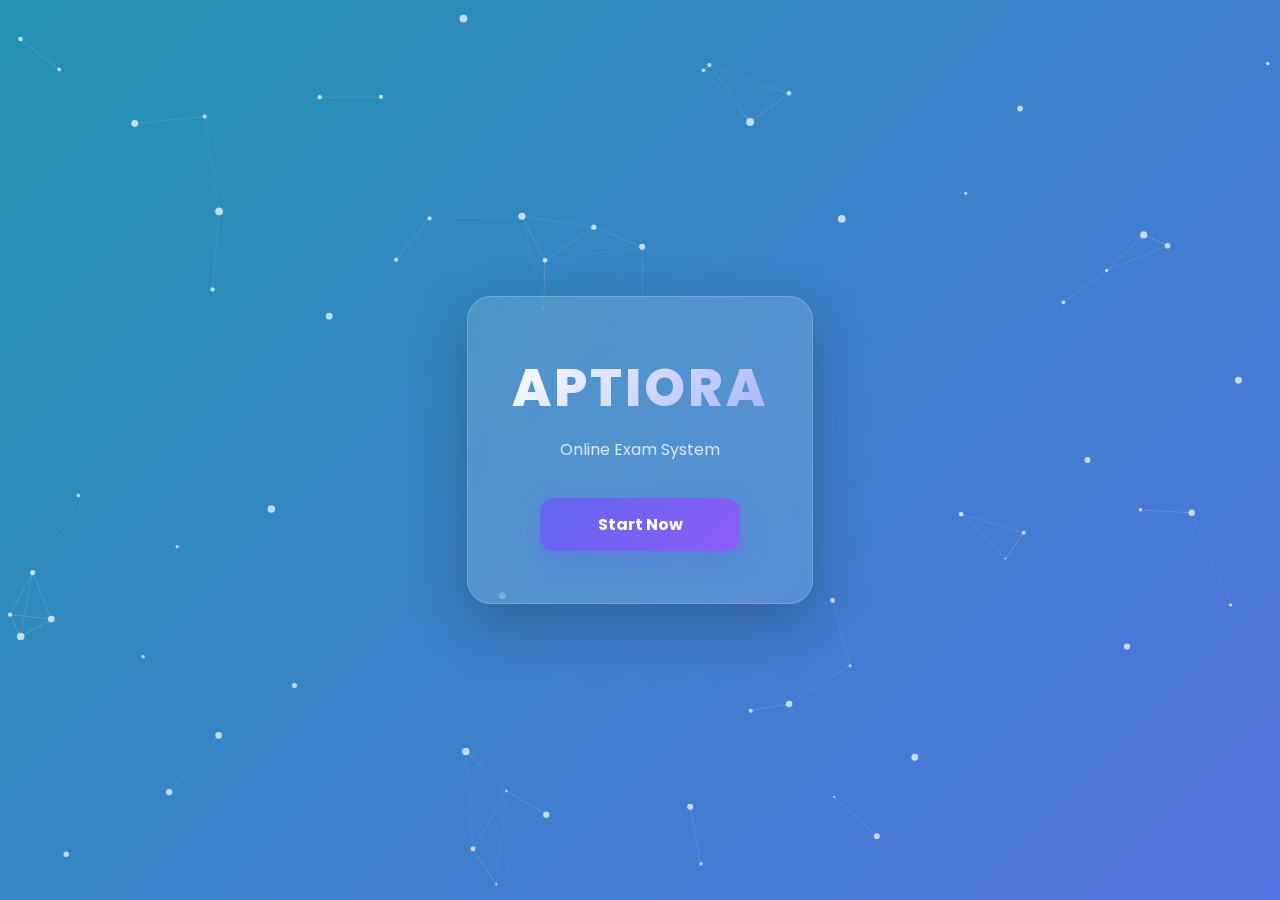
<file: index.html>
<!DOCTYPE html>
<html lang="en">
<head>
<meta charset="UTF-8">
<meta name="viewport" content="width=device-width, initial-scale=1.0">
<title>APTIORA — Online Exam System</title>
<style>
@import url('https://fonts.googleapis.com/css2?family=Poppins:wght@300;400;600;700;800&display=swap');
*{margin:0;padding:0;box-sizing:border-box;}
body{
  font-family:'Poppins',sans-serif;height:100vh;overflow:hidden;
  display:flex;justify-content:center;align-items:center;
  background:linear-gradient(-45deg,#667eea,#764ba2,#6366f1,#2193b0);
  background-size:400% 400%;animation:bg 8s ease infinite;
}
@keyframes bg{0%{background-position:0% 50%;}50%{background-position:100% 50%;}100%{background-position:0% 50%;}}
canvas{position:fixed;inset:0;pointer-events:none;z-index:1;}
.box{
  position:relative;z-index:10;
  background:rgba(255,255,255,0.13);backdrop-filter:blur(18px);
  border-radius:24px;padding:52px 44px;text-align:center;color:white;
  box-shadow:0 20px 60px rgba(0,0,0,0.25);
  animation:up 1s ease;border:1px solid rgba(255,255,255,0.2);
}
@keyframes up{from{opacity:0;transform:translateY(32px);}to{opacity:1;transform:translateY(0);}}
h1{font-size:clamp(32px,6vw,52px);font-weight:800;letter-spacing:3px;
  background:linear-gradient(135deg,#fff,#a5b4fc);-webkit-background-clip:text;
  -webkit-text-fill-color:transparent;}
p{font-size:16px;color:rgba(255,255,255,0.8);margin:10px 0 36px;}
.btn{
  display:block;width:200px;margin:0 auto;
  padding:14px;border:none;border-radius:14px;
  background:linear-gradient(135deg,#6366f1,#8b5cf6);
  color:white;font-size:16px;font-weight:700;cursor:pointer;
  font-family:'Poppins',sans-serif;transition:0.3s;
  box-shadow:0 8px 24px rgba(99,102,241,0.4);
  position:relative;overflow:hidden;
}
.btn:hover{transform:translateY(-3px);box-shadow:0 12px 30px rgba(99,102,241,0.5);}
.ripple{position:absolute;border-radius:50%;background:rgba(255,255,255,0.4);
  transform:scale(0);animation:rip 0.6s linear;pointer-events:none;}
@keyframes rip{to{transform:scale(4);opacity:0;}}
</style>
</head>
<body>
<canvas id="c"></canvas>
<div class="box" id="box">
  <h1>APTIORA</h1>
  <p>Online Exam System</p>
  <button class="btn" id="startBtn">Start Now</button>
</div>
<script>
document.getElementById("startBtn").addEventListener("click",e=>{
  let b=e.currentTarget,r=b.getBoundingClientRect();
  let s=document.createElement("span");s.className="ripple";
  let sz=Math.max(r.width,r.height);
  s.style.cssText=`width:${sz}px;height:${sz}px;left:${e.clientX-r.left-sz/2}px;top:${e.clientY-r.top-sz/2}px;`;
  b.appendChild(s);setTimeout(()=>s.remove(),600);
  document.getElementById("box").style.opacity=0;
  document.getElementById("box").style.transform="scale(0.95)";
  document.getElementById("box").style.transition="0.5s";
  setTimeout(()=>location.href="login.html",500);
});
// particles
const cv=document.getElementById("c"),ctx=cv.getContext("2d");
let W=cv.width=innerWidth,H=cv.height=innerHeight;
let P=Array.from({length:70},()=>({x:Math.random()*W,y:Math.random()*H,r:Math.random()*3+1,dx:(Math.random()-.5)*.6,dy:(Math.random()-.5)*.6}));
const mouse={x:null,y:null};
addEventListener("mousemove",e=>{mouse.x=e.clientX;mouse.y=e.clientY;});
function draw(){
  ctx.clearRect(0,0,W,H);
  P.forEach(p=>{
    p.x+=p.dx;p.y+=p.dy;
    if(p.x<0||p.x>W)p.dx*=-1;if(p.y<0||p.y>H)p.dy*=-1;
    if(mouse.x){let dx=p.x-mouse.x,dy=p.y-mouse.y,d=Math.sqrt(dx*dx+dy*dy);if(d<80){p.x+=dx*.04;p.y+=dy*.04;}}
    ctx.beginPath();ctx.arc(p.x,p.y,p.r,0,Math.PI*2);ctx.fillStyle="rgba(255,255,255,0.7)";ctx.fill();
  });
  for(let i=0;i<P.length;i++)for(let j=i+1;j<P.length;j++){
    let dx=P[i].x-P[j].x,dy=P[i].y-P[j].y,d=Math.sqrt(dx*dx+dy*dy);
    if(d<120){ctx.beginPath();ctx.strokeStyle=`rgba(255,255,255,${(1-d/120)*.25})`;ctx.moveTo(P[i].x,P[i].y);ctx.lineTo(P[j].x,P[j].y);ctx.stroke();}
  }
  requestAnimationFrame(draw);
}
draw();
addEventListener("resize",()=>{W=cv.width=innerWidth;H=cv.height=innerHeight;});
</script>
</body>
</html>
</file>
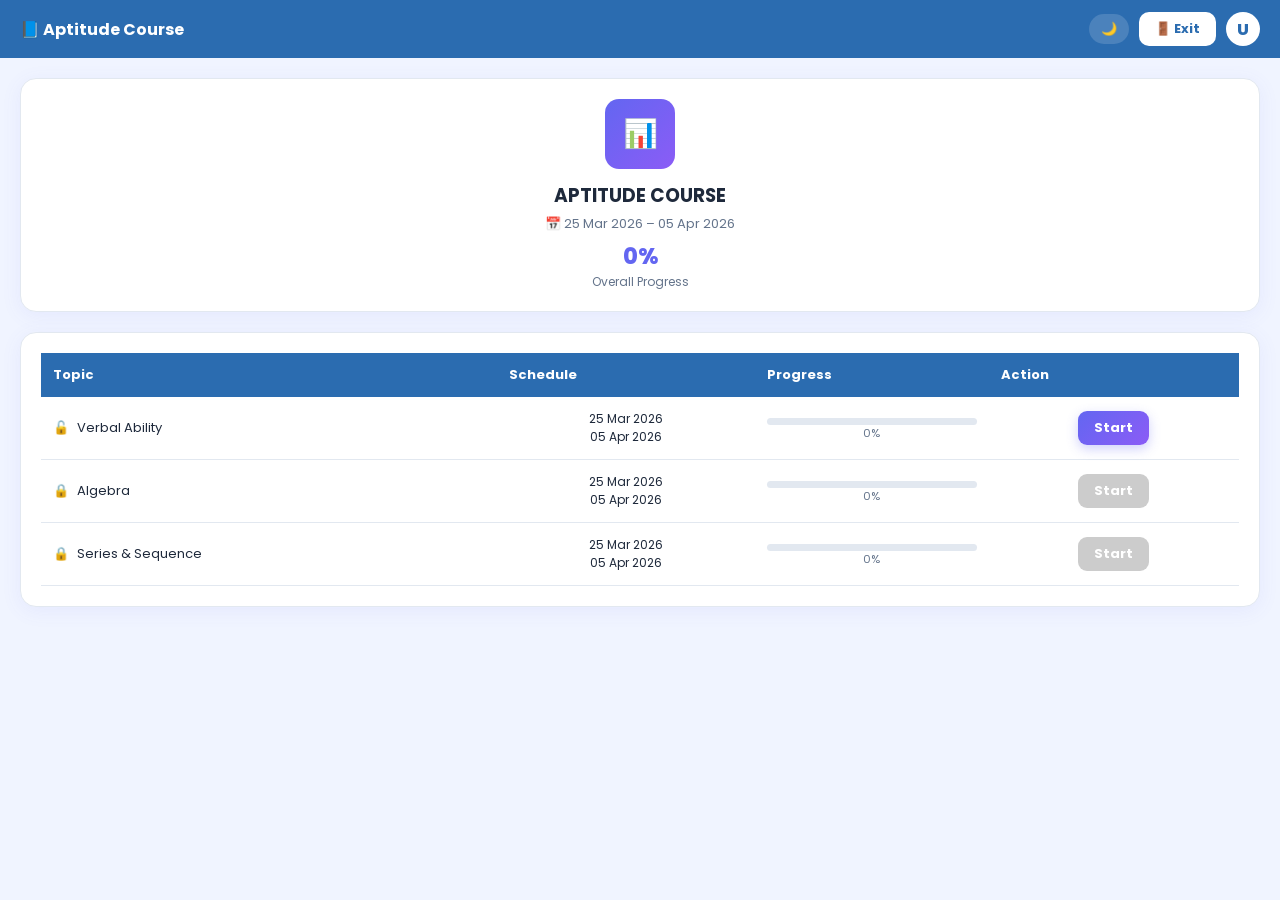
<file: aptitude.html>
<!DOCTYPE html>
<html>
<head>
<title>Aptitude Course</title>
<meta name="viewport" content="width=device-width,initial-scale=1.0">
<style>
@import url('https://fonts.googleapis.com/css2?family=Poppins:wght@400;500;600;700&display=swap');
:root{--bg:#f0f4ff;--card:#fff;--text:#1e293b;--text2:#64748b;--border:#e2e8f0;--nav:#2b6cb0;}
body.dark{--bg:#0f172a;--card:#1e293b;--text:#e2e8f0;--text2:#94a3b8;--border:#334155;--nav:#1e293b;}
*{margin:0;padding:0;box-sizing:border-box;}
body{font-family:'Poppins',sans-serif;background:var(--bg);color:var(--text);transition:0.3s;opacity:0;transform:translateY(20px);animation:enter 0.8s ease forwards;}
@keyframes enter{to{opacity:1;transform:translateY(0);}}
.navbar{background:var(--nav);color:white;padding:12px 20px;display:flex;align-items:center;justify-content:space-between;}
.nav-title{font-weight:700;font-size:16px;}
.nav-right{display:flex;align-items:center;gap:10px;}
.dark-btn{background:rgba(255,255,255,0.15);border:none;color:white;padding:5px 12px;border-radius:16px;cursor:pointer;font-size:13px;font-family:'Poppins',sans-serif;}
.exit-btn{background:white;color:var(--nav);border:none;padding:7px 16px;border-radius:10px;font-weight:700;cursor:pointer;font-size:13px;font-family:'Poppins',sans-serif;transition:0.2s;}
.exit-btn:hover{transform:scale(1.05);}
.profile{background:white;color:var(--nav);border-radius:50%;width:34px;height:34px;display:flex;align-items:center;justify-content:center;font-weight:800;}
.container{padding:20px;}
.course-card{background:var(--card);border-radius:16px;padding:20px;box-shadow:0 4px 20px rgba(99,102,241,0.08);margin-bottom:20px;text-align:center;border:1px solid var(--border);opacity:0;transform:translateY(30px);animation:cardUp 0.7s ease forwards;}
.course-card:nth-child(1){animation-delay:0.1s;}.course-card:nth-child(2){animation-delay:0.3s;}
@keyframes cardUp{to{opacity:1;transform:translateY(0);}}
.course-img{width:70px;height:70px;background:linear-gradient(135deg,#6366f1,#8b5cf6);border-radius:14px;display:flex;align-items:center;justify-content:center;font-size:28px;margin:0 auto 12px;}
.total-prog{font-size:22px;font-weight:800;color:var(--accent,#6366f1);margin-top:6px;}
.course-table{width:100%;border-collapse:collapse;}
.course-table th{text-align:left;padding:12px;background:var(--nav);color:white;font-size:13px;}
.course-table td{padding:13px 12px;border-bottom:1px solid var(--border);font-size:13px;}
tbody tr{opacity:0;transform:translateY(16px);animation:rowUp 0.5s ease forwards;}
tbody tr:nth-child(1){animation-delay:0.4s;}tbody tr:nth-child(2){animation-delay:0.55s;}tbody tr:nth-child(3){animation-delay:0.7s;}
@keyframes rowUp{to{opacity:1;transform:translateY(0);}}
.topic-cell{display:flex;align-items:center;gap:8px;}
.prog-bar{width:100%;height:7px;background:var(--border);border-radius:4px;margin-top:4px;}
.prog-fill{height:100%;background:linear-gradient(90deg,#6366f1,#8b5cf6);border-radius:4px;transition:width 0.8s ease;}
.pct{font-size:11px;color:var(--text2);}
.start-btn{padding:7px 16px;border:none;border-radius:9px;background:linear-gradient(135deg,#6366f1,#8b5cf6);color:white;cursor:pointer;font-weight:700;font-size:13px;font-family:'Poppins',sans-serif;transition:0.3s;box-shadow:0 4px 12px rgba(99,102,241,0.3);}
.start-btn:hover{transform:scale(1.06);box-shadow:0 6px 18px rgba(99,102,241,0.4);}
.start-btn:disabled{background:#ccc;box-shadow:none;cursor:not-allowed;transform:none;}
.fade-out{opacity:0!important;transform:translateY(-20px)!important;transition:0.5s;}
</style>
</head>
<body>
<div class="navbar">
  <div class="nav-title">📘 Aptitude Course</div>
  <div class="nav-right">
    <button class="dark-btn" onclick="toggleDark()">🌙</button>
    <button class="exit-btn" onclick="exitPage()">🚪 Exit</button>
    <div class="profile" id="icon"></div>
  </div>
</div>
<div class="container">
  <div class="course-card">
    <div class="course-img">📊</div>
    <h3>APTITUDE COURSE</h3>
    <div id="courseDates" style="font-size:13px;color:var(--text2);margin-top:4px;">📅 25 Mar 2026 – 05 Apr 2026</div>
    <div class="total-prog" id="totalProgress">0%</div>
    <div style="font-size:12px;color:var(--text2);">Overall Progress</div>
  </div>
  <div class="course-card">
    <table class="course-table">
      <thead><tr><th>Topic</th><th>Schedule</th><th>Progress</th><th>Action</th></tr></thead>
      <tbody>
        <tr>
          <td><div class="topic-cell"><span id="l1">🔓</span><span>Verbal Ability</span></div></td>
          <td><div style="font-size:12px;"><div id="d1s">25 Mar 2026</div><div id="d1e">05 Apr 2026</div></div></td>
          <td><div class="prog-bar"><div id="p1" class="prog-fill" style="width:0%"></div></div><div class="pct" id="pct1">0%</div></td>
          <td><button id="b1" class="start-btn" onclick="startTopic(1)">Start</button></td>
        </tr>
        <tr>
          <td><div class="topic-cell"><span id="l2">🔒</span><span>Algebra</span></div></td>
          <td><div style="font-size:12px;"><div id="d2s">25 Mar 2026</div><div id="d2e">05 Apr 2026</div></div></td>
          <td><div class="prog-bar"><div id="p2" class="prog-fill" style="width:0%"></div></div><div class="pct" id="pct2">0%</div></td>
          <td><button id="b2" class="start-btn" onclick="startTopic(2)" disabled>Start</button></td>
        </tr>
        <tr>
          <td><div class="topic-cell"><span id="l3">🔒</span><span>Series &amp; Sequence</span></div></td>
          <td><div style="font-size:12px;"><div id="d3s">25 Mar 2026</div><div id="d3e">05 Apr 2026</div></div></td>
          <td><div class="prog-bar"><div id="p3" class="prog-fill" style="width:0%"></div></div><div class="pct" id="pct3">0%</div></td>
          <td><button id="b3" class="start-btn" onclick="startTopic(3)" disabled>Start</button></td>
        </tr>
      </tbody>
    </table>
  </div>
</div>
<script>
let reg=localStorage.getItem("username");
function getUsers(){return JSON.parse(localStorage.getItem("users"))||{"714524205005":{name:"Balaji"},"714524205053":{name:"Vicky"},"714524205027":{name:"Ismail"},"714524205041":{name:"Sakthivel"}};}
let users=getUsers();
let name=(users[reg]||{}).name||"U";
document.getElementById("icon").innerText=name.charAt(0);

let settings=JSON.parse(localStorage.getItem("adminSettings"))||{};
if(settings.courseStart) document.getElementById("courseDates").innerText=`📅 ${settings.courseStart} – ${settings.courseEnd||''}`;

function toggleDark(){document.body.classList.toggle("dark");localStorage.setItem("darkMode",document.body.classList.contains("dark")?"1":"0");}
if(localStorage.getItem("darkMode")==="1") document.body.classList.add("dark");

function exitPage(){document.body.classList.add("fade-out");setTimeout(()=>location.href="dashboard.html",500);}

function loadProgress(){
  // Per-user progress keys
  let p1=parseInt(localStorage.getItem("p1_done_"+reg))||0;
  let p2=parseInt(localStorage.getItem("p2_done_"+reg))||0;
  let p3=parseInt(localStorage.getItem("p3_done_"+reg))||0;

  document.getElementById("p1").style.width=p1+"%";
  document.getElementById("p2").style.width=p2+"%";
  document.getElementById("p3").style.width=p3+"%";
  document.getElementById("pct1").innerText=p1+"%";
  document.getElementById("pct2").innerText=p2+"%";
  document.getElementById("pct3").innerText=p3+"%";

  // Unlock Topic 2 only when Topic 1 = 100%
  if(p1>=100){
    document.getElementById("l2").innerText="🔓";
    document.getElementById("b2").disabled=false;
    document.getElementById("b1").innerText="Redo";
  }
  // Unlock Topic 3 only when Topic 2 = 100%
  if(p2>=100){
    document.getElementById("l3").innerText="🔓";
    document.getElementById("b3").disabled=false;
    document.getElementById("b2").innerText="Redo";
  }
  if(p3>=100) document.getElementById("b3").innerText="Redo";

  let total=Math.floor((p1+p2+p3)/3);
  document.getElementById("totalProgress").innerText=total+"%";
}
loadProgress();

function startTopic(id){
  document.body.classList.add("fade-out");
  setTimeout(()=>{
    let topics=["Verbal Ability","Algebra","Series & Sequence"];
    localStorage.setItem("topic",topics[id-1]);
    localStorage.setItem("mode","practice");
    localStorage.setItem("currentTopic",id);
    location.href="test.html";
  },500);
}
</script>
</body>
</html>
</file>
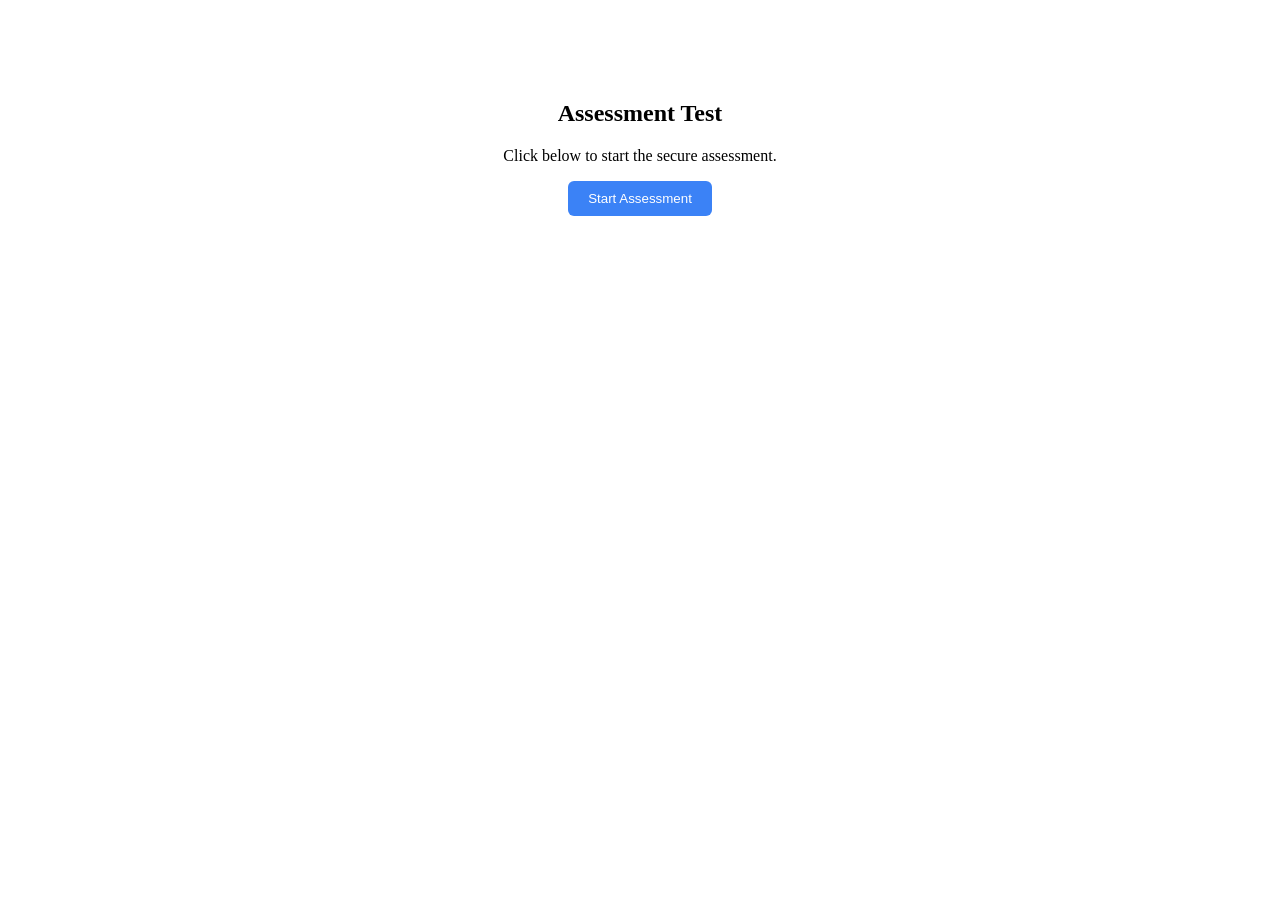
<file: assessment.html>
<!DOCTYPE html>
<html>
<head>
<title>Assessment</title>
</head>

<body style="font-family:Poppins; text-align:center; margin-top:100px;">

<h2>Assessment Test</h2>
<p>Click below to start the secure assessment.</p>

<button onclick="startTest()" style="padding:10px 20px; background:#3b82f6; color:white; border:none; border-radius:6px; cursor:pointer;">Start Assessment</button>

<script>
function startTest(){
  localStorage.setItem("mode", "assessment");
  window.location.href = "code.html";
}
</script>

</body>
</html>
</file>
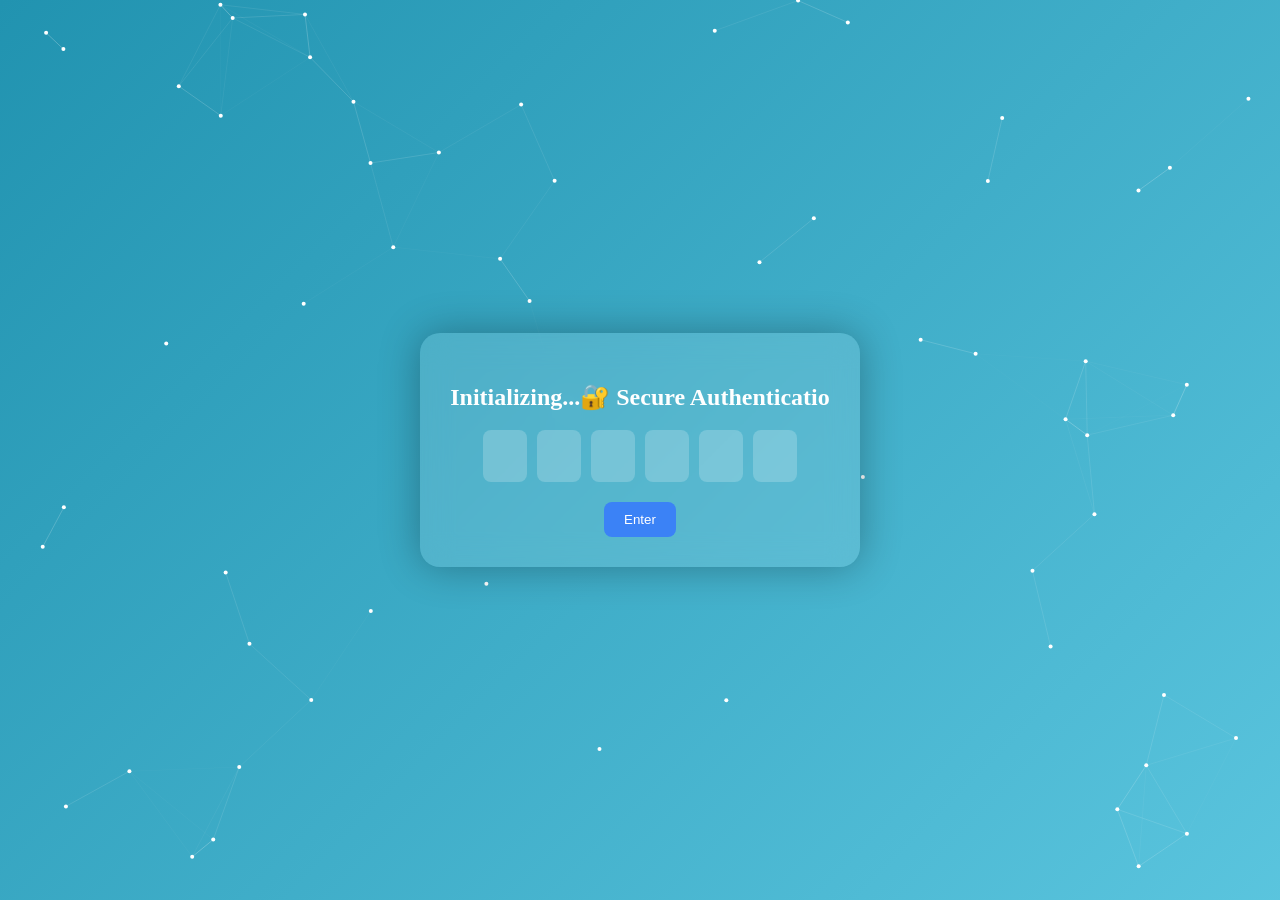
<file: code.html>
<!DOCTYPE html>
<html>
<head>
<title>Secure Access - APTIORA</title>

<style>
body{
  margin:0;
  font-family:Poppins;
  height:100vh;
  display:flex;
  justify-content:center;
  align-items:center;
  overflow:hidden;
  background: linear-gradient(-45deg,#667eea,#764ba2,#6dd5ed,#2193b0);
  background-size:400% 400%;
  animation:bg 8s infinite;
}

@keyframes bg{
  0%{background-position:0% 50%;}
  50%{background-position:100% 50%;}
  100%{background-position:0% 50%;}
}

/* FIX KEYBOARD ISSUE */
#particles{
  position:fixed;
  width:100%;
  height:100%;
  pointer-events:none;
}

/* GLASS CARD */
.card{
  background:rgba(255,255,255,0.12);
  backdrop-filter:blur(15px);
  padding:30px;
  border-radius:20px;
  text-align:center;
  color:white;
  z-index:10;
  box-shadow:0 0 40px rgba(0,0,0,0.3);
}

/* OTP BOX */
.otp{
  display:flex;
  gap:10px;
  justify-content:center;
  margin-top:15px;
}

.otp input{
  width:40px;
  height:50px;
  text-align:center;
  font-size:20px;
  border:none;
  border-radius:8px;
  background:rgba(255,255,255,0.2);
  color:white;
  outline:none;
}

/* BUTTON */
button{
  margin-top:20px;
  padding:10px 20px;
  border:none;
  border-radius:8px;
  background:#3b82f6;
  color:white;
  cursor:pointer;
}

.success{
  display:none;
  color:#22c55e;
  font-size:18px;
  margin-top:10px;
}

#error{
  color:red;
  display:none;
}
</style>

</head>

<body>

<canvas id="particles"></canvas>

<div class="card">
  <h2 id="title">Initializing...</h2>

  <!-- OTP -->
  <div class="otp">
    <input maxlength="1">
    <input maxlength="1">
    <input maxlength="1">
    <input maxlength="1">
    <input maxlength="1">
    <input maxlength="1">
  </div>

  <button onclick="checkCode()">Enter</button>

  <p id="error">Wrong Code ❌</p>
  <div class="success" id="success">Access Granted ✅</div>
</div>

<!-- SOUND -->
<audio id="successSound">
  <source src="https://www.soundjay.com/buttons/sounds/button-3.mp3">
</audio>

<script>

// 🔥 HACKER TEXT EFFECT
let text="🔐 Secure Authentication";
let i=0;
function type(){
  if(i<text.length){
    document.getElementById("title").innerHTML+=text[i];
    i++;
    setTimeout(type,50);
  }
}
type();

// 🔢 OTP AUTO MOVE
let inputs=document.querySelectorAll(".otp input");

inputs.forEach((inp,index)=>{
  inp.addEventListener("input",()=>{
    if(inp.value && index<5){
      inputs[index+1].focus();
    }
  });

  inp.addEventListener("keydown",(e)=>{
    if(e.key==="Backspace" && !inp.value && index>0){
      inputs[index-1].focus();
    }
  });
});

// 🔐 CHECK CODE
function checkCode(){
  let code="";
  inputs.forEach(i=>code+=i.value);

  let err=document.getElementById("error");
  let success=document.getElementById("success");

  let settings=JSON.parse(localStorage.getItem("adminSettings"))||{};
  let correctCode=settings.secureCode||"123456";
  if(code===correctCode){
    err.style.display="none";

    // sound
    document.getElementById("successSound").play();

    // success show
    success.style.display="block";

    // confetti 🎉
    launchConfetti();

    localStorage.setItem("allowTest","yes");

    setTimeout(()=>{
      window.location.href="test.html";
    },1500);

  }else{
    err.style.display="block";
  }
}

// 🎉 CONFETTI
function launchConfetti(){
  for(let i=0;i<100;i++){
    let conf=document.createElement("div");
    conf.style.position="fixed";
    conf.style.width="6px";
    conf.style.height="6px";
    conf.style.background="white";
    conf.style.top=Math.random()*100+"%";
    conf.style.left=Math.random()*100+"%";
    conf.style.zIndex=999;
    conf.style.opacity=1;
    conf.style.transition="1s";
    document.body.appendChild(conf);

    setTimeout(()=>{
      conf.style.transform="translateY(200px)";
      conf.style.opacity=0;
    },100);

    setTimeout(()=>conf.remove(),1200);
  }
}

// 🔥 PARTICLES WITH LINES
const canvas=document.getElementById("particles");
const ctx=canvas.getContext("2d");

let w=canvas.width=window.innerWidth;
let h=canvas.height=window.innerHeight;

let particles=[];

for(let i=0;i<60;i++){
  particles.push({
    x:Math.random()*w,
    y:Math.random()*h,
    dx:(Math.random()-0.5),
    dy:(Math.random()-0.5)
  });
}

function animate(){
  ctx.clearRect(0,0,w,h);

  particles.forEach(p=>{
    p.x+=p.dx;
    p.y+=p.dy;

    if(p.x<0||p.x>w) p.dx*=-1;
    if(p.y<0||p.y>h) p.dy*=-1;

    ctx.beginPath();
    ctx.arc(p.x,p.y,2,0,Math.PI*2);
    ctx.fillStyle="white";
    ctx.fill();
  });

  // lines
  for(let i=0;i<particles.length;i++){
    for(let j=i+1;j<particles.length;j++){
      let dx=particles[i].x-particles[j].x;
      let dy=particles[i].y-particles[j].y;
      let dist=Math.sqrt(dx*dx+dy*dy);

      if(dist<120){
        ctx.beginPath();
        ctx.strokeStyle="rgba(255,255,255,"+(1-dist/120)*0.3+")";
        ctx.moveTo(particles[i].x,particles[i].y);
        ctx.lineTo(particles[j].x,particles[j].y);
        ctx.stroke();
      }
    }
  }

  requestAnimationFrame(animate);
}

animate();

</script>

</body>
</html>
</file>
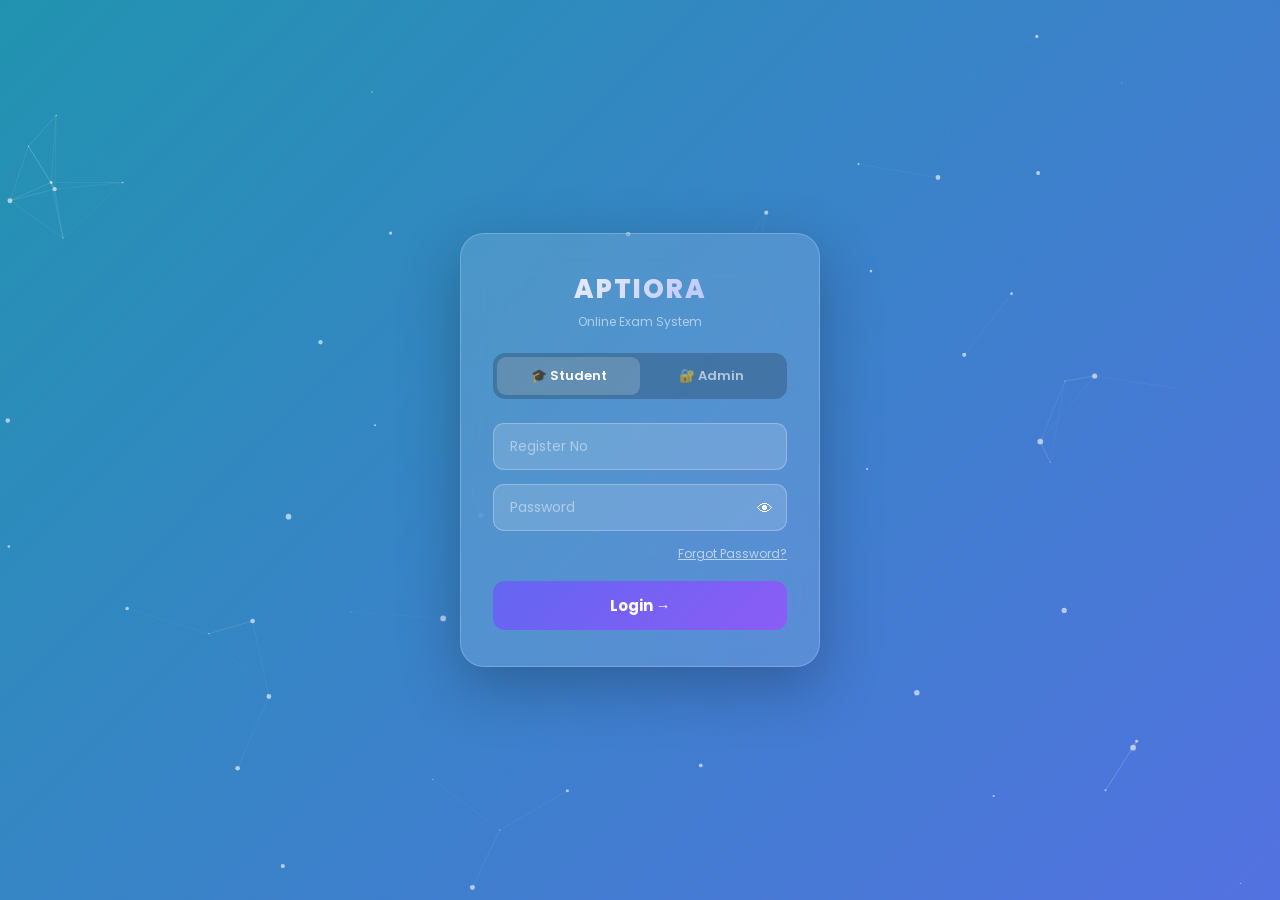
<file: dashboard.html>
<!DOCTYPE html>
<html>
<head>
<title>Dashboard - APTIORA</title>
<meta name="viewport" content="width=device-width,initial-scale=1.0">
<style>
@import url('https://fonts.googleapis.com/css2?family=Poppins:wght@300;400;500;600;700;800&display=swap');
:root{--bg:#f0f4ff;--card:#fff;--text:#1e293b;--text2:#64748b;--accent:#6366f1;--border:#e2e8f0;--nav:#2b6cb0;}
body.dark{--bg:#0f172a;--card:#1e293b;--text:#e2e8f0;--text2:#94a3b8;--border:#334155;--nav:#1e293b;}
*{margin:0;padding:0;box-sizing:border-box;}
body{font-family:'Poppins',sans-serif;background:var(--bg);color:var(--text);transition:0.3s;min-height:100vh;}
.navbar{background:var(--nav);color:white;padding:14px 24px;display:flex;align-items:center;justify-content:space-between;position:sticky;top:0;z-index:100;box-shadow:0 2px 12px rgba(0,0,0,0.15);}
.nav-brand{font-size:22px;font-weight:800;letter-spacing:2px;}
.nav-right{display:flex;align-items:center;gap:12px;position:relative;}
.notif-btn{position:relative;background:rgba(255,255,255,0.15);border:none;color:white;width:36px;height:36px;border-radius:50%;cursor:pointer;font-size:16px;transition:0.2s;}
.notif-dot{position:absolute;top:2px;right:2px;width:9px;height:9px;background:#ef4444;border-radius:50%;display:none;}
.dark-btn{background:rgba(255,255,255,0.15);border:none;color:white;padding:6px 12px;border-radius:20px;cursor:pointer;font-size:13px;font-weight:600;transition:0.2s;}
.profile-icon{width:36px;height:36px;border-radius:50%;background:white;color:var(--nav);display:flex;align-items:center;justify-content:center;font-weight:800;cursor:pointer;font-size:15px;transition:0.2s;}
.dropdown{position:absolute;top:50px;right:0;background:var(--card);color:var(--text);border-radius:14px;box-shadow:0 8px 30px rgba(0,0,0,0.2);display:none;z-index:999;min-width:160px;overflow:hidden;border:1px solid var(--border);}
.dropdown div{padding:12px 16px;cursor:pointer;font-size:14px;display:flex;align-items:center;gap:10px;transition:0.2s;}
.dropdown div:hover{background:rgba(99,102,241,0.08);}
.notif-panel{position:fixed;top:70px;right:20px;background:var(--card);border-radius:16px;box-shadow:0 8px 30px rgba(0,0,0,0.2);border:1px solid var(--border);width:300px;max-height:360px;overflow-y:auto;display:none;z-index:500;}
.notif-panel.open{display:block;}
.notif-header{padding:14px 16px;font-weight:700;font-size:14px;border-bottom:1px solid var(--border);}
.notif-item{padding:12px 16px;border-bottom:1px solid var(--border);font-size:13px;}
.notif-time{font-size:11px;color:var(--text2);margin-top:3px;}
.banner{background:linear-gradient(135deg,#6366f1,#8b5cf6,#3b82f6);padding:28px;position:relative;overflow:hidden;}
.banner::before{content:"";position:absolute;right:-60px;top:-60px;width:200px;height:200px;border-radius:50%;background:rgba(255,255,255,0.08);}
.banner h2{font-size:22px;font-weight:700;color:white;margin-bottom:6px;}
.banner-chips{display:flex;gap:10px;flex-wrap:wrap;margin-top:10px;}
.chip{background:rgba(255,255,255,0.18);color:white;padding:5px 14px;border-radius:20px;font-size:12px;font-weight:500;}
.container{padding:20px;}
.grid2{display:grid;grid-template-columns:1fr 1fr;gap:20px;margin-bottom:20px;}
@media(max-width:640px){.grid2{grid-template-columns:1fr;}}
.card{background:var(--card);border-radius:18px;padding:22px;box-shadow:0 4px 20px rgba(99,102,241,0.08);border:1px solid var(--border);opacity:0;transform:translateY(24px);animation:cardUp 0.6s ease forwards;}
@keyframes cardUp{to{opacity:1;transform:translateY(0);}}
.card:nth-child(1){animation-delay:0.1s;}.card:nth-child(2){animation-delay:0.2s;}
.card-gradient{color:white;background:linear-gradient(135deg,#6366f1,#8b5cf6);}
.card-gradient2{color:white;background:linear-gradient(135deg,#3b82f6,#06b6d4);}
.card-title{font-size:15px;font-weight:700;margin-bottom:14px;}
.glass-inner{background:rgba(255,255,255,0.15);border-radius:12px;padding:14px;margin-top:10px;}
.start-btn{width:100%;padding:12px;border:none;border-radius:12px;font-weight:700;font-size:14px;cursor:pointer;font-family:'Poppins',sans-serif;transition:0.3s;margin-top:10px;display:flex;align-items:center;justify-content:center;gap:8px;}
.btn-white{background:white;color:#6366f1;}.btn-white:hover{transform:translateY(-2px);box-shadow:0 8px 20px rgba(0,0,0,0.2);}
.btn-glass{background:rgba(255,255,255,0.2);color:white;}.btn-glass:hover{background:rgba(255,255,255,0.3);}
.perf-card{background:var(--card);border-radius:18px;padding:22px;box-shadow:0 4px 20px rgba(99,102,241,0.08);border:1px solid var(--border);margin-bottom:20px;opacity:0;transform:translateY(24px);animation:cardUp 0.6s ease 0.3s forwards;}
.perf-title{font-size:15px;font-weight:700;margin-bottom:6px;display:flex;align-items:center;gap:8px;}
.perf-subtitle{font-size:12px;color:var(--text2);margin-bottom:20px;}
.podium{display:flex;align-items:flex-end;justify-content:center;gap:16px;padding:10px 0 0;}
.pod-item{display:flex;flex-direction:column;align-items:center;gap:5px;}
.pod-avatar{width:52px;height:52px;border-radius:50%;display:flex;align-items:center;justify-content:center;font-size:20px;font-weight:800;color:white;box-shadow:0 4px 12px rgba(0,0,0,0.2);position:relative;}
.pod-crown{position:absolute;top:-16px;font-size:18px;}
.pod-name{font-size:11px;font-weight:700;text-align:center;max-width:80px;}
.pod-reg{font-size:10px;color:var(--text2);}
.pod-score{font-size:12px;font-weight:700;color:var(--accent);}
.pod-block{border-radius:10px 10px 0 0;width:80px;display:flex;align-items:center;justify-content:center;font-size:20px;}
.pod-info{font-size:10px;color:var(--text2);background:rgba(99,102,241,0.08);padding:2px 8px;border-radius:10px;text-align:center;}
.prog-bar-wrap{margin-top:8px;}
.prog-label{display:flex;justify-content:space-between;font-size:12px;margin-bottom:4px;}
.prog-bar{height:6px;background:rgba(255,255,255,0.2);border-radius:4px;}
.prog-fill{height:100%;background:white;border-radius:4px;transition:1s;}
.empty-perf{text-align:center;padding:30px;color:var(--text2);font-size:14px;}
</style>
</head>
<body>
<div class="navbar">
  <div class="nav-brand">APTIORA</div>
  <div class="nav-right">
    <button class="notif-btn" onclick="toggleNotifPanel()">🔔<div class="notif-dot" id="notifDot"></div></button>
    <button class="dark-btn" onclick="toggleDark()">🌙</button>
    <div class="profile-icon" id="icon" onclick="toggleDropdown()"></div>
    <div class="dropdown" id="dropdown">
      <div onclick="location.href='profile.html'">👤 Profile</div>
      <div onclick="logout()">🚪 Logout</div>
    </div>
  </div>
</div>

<div class="notif-panel" id="notifPanel">
  <div class="notif-header">🔔 Notifications</div>
  <div id="notifList"></div>
</div>

<div class="banner">
  <h2 id="bannerName">Welcome!</h2>
  <div class="banner-chips">
    <div class="chip">🎓 <span id="chipReg"></span></div>
    <div class="chip">💻 B.Tech IT</div>
    <div class="chip">📅 2024–2028</div>
  </div>
</div>

<div class="container">
  <div class="grid2">
    <div class="card card-gradient">
      <div class="card-title">📘 Aptitude Course</div>
      <div class="glass-inner">
        <div style="font-size:13px;">📊 Verbal · Algebra · Series</div>
        <div id="courseDates" style="margin-top:6px;font-size:12px;opacity:0.85;">📅 25 Mar – 05 Apr 2026</div>
        <div class="prog-bar-wrap">
          <div class="prog-label"><span>Overall Progress</span><span id="overallProg">0%</span></div>
          <div class="prog-bar"><div id="progFill" class="prog-fill" style="width:0%"></div></div>
        </div>
      </div>
      <button class="start-btn btn-white" onclick="goAptitude()">▶ Start Course</button>
    </div>
    <div class="card card-gradient2">
      <div class="card-title">📝 Assessment</div>
      <div class="glass-inner">
        <div style="font-size:13px;">🧠 Aptitude Test — 20 Questions</div>
        <div style="margin-top:6px;font-size:12px;opacity:0.85;" id="timerInfo">⏱ 45 min · Secure Code required</div>
        <div style="margin-top:6px;font-size:12px;opacity:0.85;" id="takenMsg"></div>
      </div>
      <button class="start-btn btn-white" onclick="goAssessment()" id="assessBtn">▶ Start Test</button>
      <button class="start-btn btn-glass" onclick="location.href='leaderboard.html'">🏆 Leaderboard</button>
    </div>
  </div>

  <!-- TOP PERFORMANCE — APTITUDE COURSE -->
  <div class="perf-card">
    <div class="perf-title">🏅 Top Performance</div>
    <div class="perf-subtitle">Based on Aptitude Course overall progress</div>
    <div id="podiumSection"></div>
  </div>
</div>

<script>
function getUsers(){
  return JSON.parse(localStorage.getItem("users"))||{
    "714524205005":{name:"Balaji",password:"1234",dept:"IT",batch:"2024-2028"},
    "714524205053":{name:"Vicky",password:"1234",dept:"IT",batch:"2024-2028"},
    "714524205027":{name:"Ismail",password:"1234",dept:"IT",batch:"2024-2028"},
    "714524205041":{name:"Sakthivel",password:"1234",dept:"IT",batch:"2024-2028"}
  };
}

let reg=localStorage.getItem("username");
let users=getUsers();
if(!reg){location.href="login.html";}
let name=(users[reg]||{}).name||localStorage.getItem("name")||"Student";

document.getElementById("bannerName").innerText="Welcome, "+name+"! 👋";
document.getElementById("chipReg").innerText=reg;
document.getElementById("icon").innerText=name.charAt(0).toUpperCase();

// Progress
let p1=parseInt(localStorage.getItem("p1_done_"+reg))||0;
let p2=parseInt(localStorage.getItem("p2_done_"+reg))||0;
let p3=parseInt(localStorage.getItem("p3_done_"+reg))||0;
let overall=Math.floor((p1+p2+p3)/3);
document.getElementById("overallProg").innerText=overall+"%";
setTimeout(()=>document.getElementById("progFill").style.width=overall+"%",400);

// Settings
let settings=JSON.parse(localStorage.getItem("adminSettings"))||{assessTime:45};
document.getElementById("timerInfo").innerText=`⏱ ${settings.assessTime||45} min · Secure Code required`;

// Course dates from admin
if(settings.courseStart&&settings.courseEnd){
  document.getElementById("courseDates").innerText=`📅 ${settings.courseStart} – ${settings.courseEnd}`;
}

// Assessment taken check
let taken=localStorage.getItem("assessTaken_"+reg);
if(taken==="yes"){
  document.getElementById("takenMsg").innerText="✅ Assessment completed!";
  document.getElementById("assessBtn").disabled=true;
  document.getElementById("assessBtn").style.opacity="0.5";
  document.getElementById("assessBtn").innerText="Already Taken";
}

// Dark mode
function toggleDark(){
  document.body.classList.toggle("dark");
  localStorage.setItem("darkMode",document.body.classList.contains("dark")?"1":"0");
}
if(localStorage.getItem("darkMode")==="1") document.body.classList.add("dark");

// Dropdown
function toggleDropdown(){
  let d=document.getElementById("dropdown");
  d.style.display=d.style.display==="block"?"none":"block";
}
window.onclick=e=>{
  if(!e.target.closest(".nav-right")){
    document.getElementById("dropdown").style.display="none";
    document.getElementById("notifPanel").classList.remove("open");
  }
};

// Notifications
function toggleNotifPanel(){document.getElementById("notifPanel").classList.toggle("open");renderNotifs();}
function renderNotifs(){
  let notifs=JSON.parse(localStorage.getItem("userNotifs"))||[];
  let unread=notifs.filter(n=>!n.read).length;
  document.getElementById("notifDot").style.display=unread>0?"block":"none";
  document.getElementById("notifList").innerHTML=notifs.length?
    notifs.map(n=>`<div class="notif-item"><div>${n.type||''} ${n.msg}</div><div class="notif-time">${n.time||''}</div></div>`).join(''):
    '<div class="notif-item" style="color:var(--text2);">No notifications</div>';
}
renderNotifs();

// TOP PERFORMANCE — APTITUDE COURSE
function renderPodium(){
  let allUsers=getUsers();
  let perfList=Object.keys(allUsers).map(r=>{
    let u=allUsers[r];
    let pp1=parseInt(localStorage.getItem("p1_done_"+r))||0;
    let pp2=parseInt(localStorage.getItem("p2_done_"+r))||0;
    let pp3=parseInt(localStorage.getItem("p3_done_"+r))||0;
    let avg=Math.floor((pp1+pp2+pp3)/3);
    return {reg:r,name:u.name,dept:u.dept||"IT",batch:u.batch||"2024-2028",avg,pp1,pp2,pp3};
  }).filter(u=>u.avg>0).sort((a,b)=>b.avg-a.avg);

  if(perfList.length===0){
    document.getElementById("podiumSection").innerHTML=`<div class="empty-perf">🏆 No course progress yet.<br><small>Complete topics to appear here!</small></div>`;
    return;
  }

  let colors=["#f59e0b","#94a3b8","#b45309"];
  let crowns=["👑","",""];
  let medals=["🥇","🥈","🥉"];
  let heights=["110px","80px","60px"];
  let top=perfList.slice(0,3);
  // Podium order: 2nd, 1st, 3rd
  let order=top.length>=2?[top[1],top[0],top[2]||null]:[top[0],null,null];
  let orderIdx=top.length>=2?[1,0,2]:[0,1,2];

  let html=`<div class="podium">`;
  order.forEach((u,i)=>{
    if(!u){html+=`<div class="pod-item"></div>`;return;}
    let ri=orderIdx[i];
    html+=`
      <div class="pod-item">
        <div class="pod-name">${u.name}</div>
        <div class="pod-reg">${u.reg}</div>
        <div class="pod-info">${u.dept} · ${u.batch}</div>
        <div class="pod-score">${medals[ri]} ${u.avg}%</div>
        <div class="pod-avatar" style="background:${colors[ri]};">
          ${ri===0?`<div class="pod-crown">${crowns[0]}</div>`:''}
          ${u.name.charAt(0)}
        </div>
        <div class="pod-block" style="background:${colors[ri]};height:${heights[ri]};opacity:0.8;">${medals[ri]}</div>
      </div>`;
  });
  html+=`</div>`;

  // Accuracy bars
  html+=`<div style="margin-top:20px;">`;
  top.forEach((u,i)=>{
    html+=`
      <div style="margin-bottom:12px;display:flex;align-items:center;gap:10px;">
        <div style="width:28px;height:28px;border-radius:50%;background:${colors[i]};display:flex;align-items:center;justify-content:center;color:white;font-weight:700;font-size:11px;flex-shrink:0;">${u.name.charAt(0)}</div>
        <div style="flex:1;">
          <div style="display:flex;justify-content:space-between;font-size:12px;font-weight:600;margin-bottom:3px;">
            <span>${u.name}</span><span>${u.avg}%</span>
          </div>
          <div style="height:6px;background:var(--border);border-radius:4px;">
            <div style="height:100%;width:${u.avg}%;background:${colors[i]};border-radius:4px;transition:1s;"></div>
          </div>
        </div>
      </div>`;
  });
  html+=`</div>`;
  document.getElementById("podiumSection").innerHTML=html;
}
renderPodium();

function goAptitude(){location.href="aptitude.html";}
function goAssessment(){
  let taken=localStorage.getItem("assessTaken_"+reg);
  let s=JSON.parse(localStorage.getItem("adminSettings"))||{allowRetake:false};
  if(taken==="yes"&&!s.allowRetake){
    alert("⚠️ You have already taken the assessment!");return;
  }
  localStorage.setItem("mode","assessment");
  location.href="code.html";
}
function logout(){
  localStorage.removeItem("username");
  localStorage.removeItem("name");
  localStorage.removeItem("mode");
  localStorage.removeItem("allowTest");
  location.href="login.html";
}
</script>
</body>
</html>
</file>
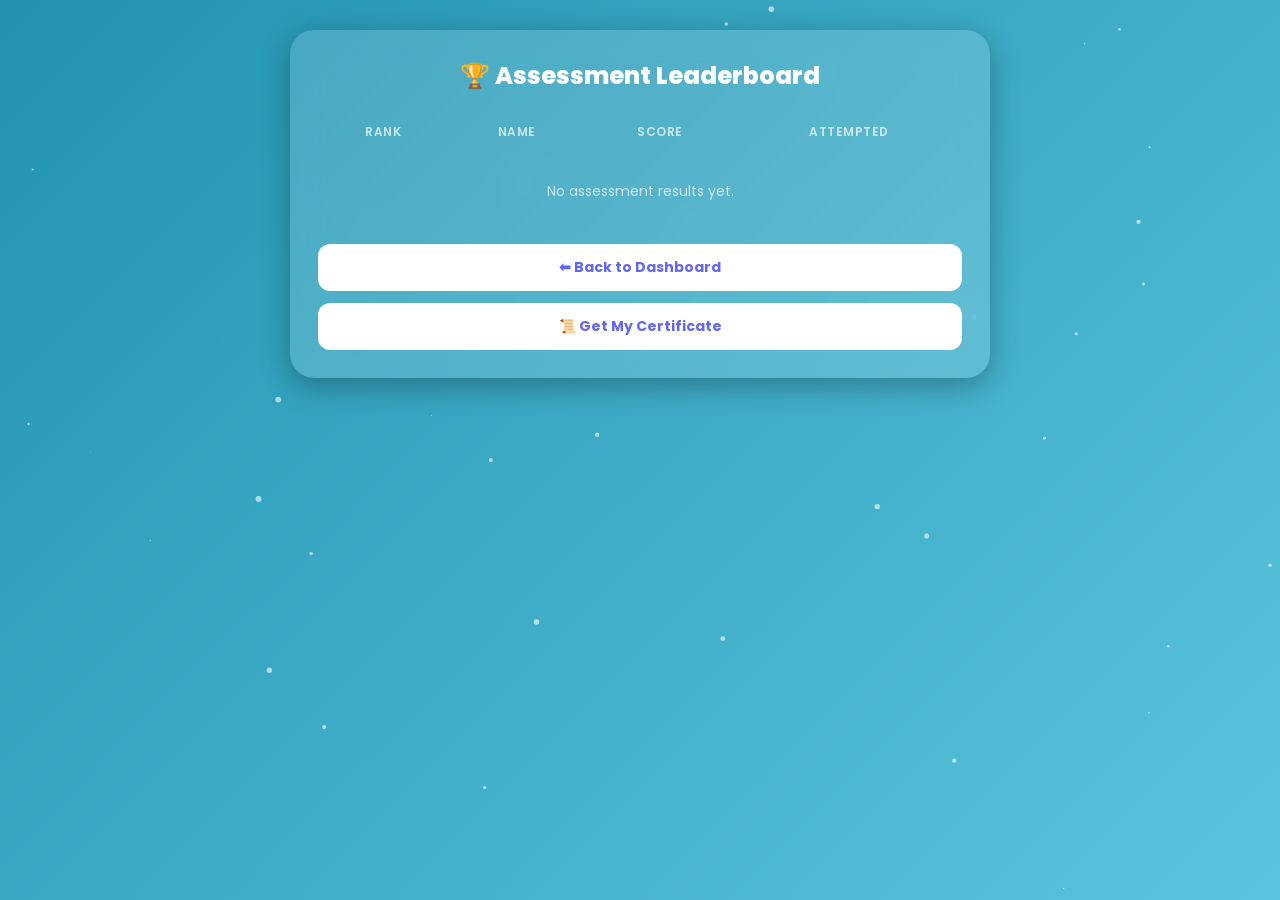
<file: leaderboard.html>
<!DOCTYPE html>
<html>
<head>
<title>Leaderboard — APTIORA</title>
<meta name="viewport" content="width=device-width,initial-scale=1.0">
<style>
@import url('https://fonts.googleapis.com/css2?family=Poppins:wght@400;500;600;700;800&display=swap');
*{margin:0;padding:0;box-sizing:border-box;}
body{font-family:'Poppins',sans-serif;min-height:100vh;display:flex;justify-content:center;align-items:flex-start;padding:20px;
  background:linear-gradient(-45deg,#667eea,#764ba2,#6dd5ed,#2193b0);background-size:400% 400%;animation:bg 8s ease infinite;}
@keyframes bg{0%{background-position:0% 50%;}50%{background-position:100% 50%;}100%{background-position:0% 50%;}}
canvas{position:fixed;inset:0;z-index:1;pointer-events:none;}
.container{position:relative;z-index:10;width:100%;max-width:700px;padding:28px;background:rgba(255,255,255,0.15);backdrop-filter:blur(15px);border-radius:24px;box-shadow:0 8px 30px rgba(0,0,0,0.3);animation:up 0.7s ease;margin-top:10px;}
@keyframes up{from{opacity:0;transform:translateY(24px);}to{opacity:1;transform:translateY(0);}}
.title{text-align:center;font-size:24px;font-weight:800;margin-bottom:20px;color:white;}
table{width:100%;border-collapse:collapse;color:white;}
th{padding:10px 12px;opacity:0.7;font-size:12px;font-weight:600;text-transform:uppercase;letter-spacing:0.5px;}
td{padding:14px 12px;text-align:center;border-top:1px solid rgba(255,255,255,0.15);font-size:14px;}
.rank-1{background:linear-gradient(90deg,rgba(250,204,21,0.3),rgba(251,191,36,0.2));border-left:3px solid #facc15;}
.rank-2{background:linear-gradient(90deg,rgba(229,231,235,0.2),rgba(209,213,219,0.1));border-left:3px solid #e5e7eb;}
.rank-3{background:linear-gradient(90deg,rgba(245,158,11,0.2),rgba(180,83,9,0.1));border-left:3px solid #f59e0b;}
.avatar{width:34px;height:34px;border-radius:50%;background:white;color:#6366f1;display:inline-flex;align-items:center;justify-content:center;font-weight:800;font-size:13px;margin-right:8px;vertical-align:middle;}
.btn{margin-top:12px;width:100%;padding:13px;border:none;border-radius:12px;background:white;color:#6366f1;font-weight:700;cursor:pointer;transition:0.3s;font-family:'Poppins',sans-serif;font-size:14px;}
.btn:hover{transform:translateY(-2px);box-shadow:0 8px 20px rgba(255,255,255,0.3);}
.btn-back{background:rgba(255,255,255,0.2);color:white;}
.btn-back:hover{background:rgba(255,255,255,0.3);}
.empty{text-align:center;color:rgba(255,255,255,0.7);padding:30px;font-size:14px;}
</style>
</head>
<body>
<canvas id="c"></canvas>
<div class="container">
  <div class="title">🏆 Assessment Leaderboard</div>
  <table>
    <thead><tr><th>Rank</th><th>Name</th><th>Score</th><th>Attempted</th></tr></thead>
    <tbody id="lbBody"></tbody>
  </table>
  <div id="emptyMsg" class="empty" style="display:none;">No assessment results yet.</div>
  <button class="btn" onclick="goBack()">⬅ Back to Dashboard</button>
  <button class="btn" onclick="getCertificate()">📜 Get My Certificate</button>
</div>

<script>
let board=JSON.parse(localStorage.getItem("leaderboard"))||[];
board.sort((a,b)=>b.score-a.score);
let reg=localStorage.getItem("username");

function getUsers(){return JSON.parse(localStorage.getItem("users"))||{"714524205005":{name:"Balaji"},"714524205053":{name:"Vicky"},"714524205027":{name:"Ismail"},"714524205041":{name:"Sakthivel"}};}
let users=getUsers();
let currentUser=(users[reg]||{}).name||"User";

let body=document.getElementById("lbBody");
let medals=["🥇","🥈","🥉"];
let rankClasses=["rank-1","rank-2","rank-3"];

if(board.length===0){
  document.getElementById("emptyMsg").style.display="block";
} else {
  board.forEach((u,i)=>{
    let row=document.createElement("tr");
    if(i<3) row.className=rankClasses[i];
    row.innerHTML=`
      <td>${medals[i]||i+1}</td>
      <td><span class="avatar">${u.name.charAt(0)}</span>${u.name}</td>
      <td><strong>${u.score}/20</strong></td>
      <td>${u.attempted||u.score}/20</td>`;
    row.style.opacity=0;row.style.transform="translateY(16px)";
    setTimeout(()=>{row.style.transition="0.5s";row.style.opacity=1;row.style.transform="translateY(0)";},i*150);
    body.appendChild(row);
  });
  launchConfetti();
}

function goBack(){location.href="dashboard.html";}

function getCertificate(){
  let userEntry=board.find(u=>u.name===currentUser);
  if(!userEntry){alert("⚠️ You have not taken the Assessment yet!");return;}
  let rank=board.findIndex(u=>u.name===currentUser)+1;
  localStorage.setItem("rank",rank);
  localStorage.setItem("cert_score",userEntry.score);
  localStorage.setItem("cert_attempted",userEntry.attempted||userEntry.score);
  location.href="certificate.html";
}

function launchConfetti(){
  for(let i=0;i<80;i++){
    let c=document.createElement("div");
    c.style.cssText=`position:fixed;left:${Math.random()*100}%;top:-10px;width:8px;height:8px;background:hsl(${Math.random()*360},100%,60%);z-index:999;border-radius:2px;`;
    document.body.appendChild(c);
    c.animate([{transform:"translateY(0) rotate(0)"},{transform:`translateY(${innerHeight}px) rotate(720deg)`}],{duration:3000+Math.random()*2000});
    setTimeout(()=>c.remove(),5000);
  }
}

// Particles
const cv=document.getElementById("c"),ctx=cv.getContext("2d");
let w=cv.width=innerWidth,h=cv.height=innerHeight;
let P=Array.from({length:50},()=>({x:Math.random()*w,y:Math.random()*h,r:Math.random()*3,dx:(Math.random()-.5),dy:(Math.random()-.5)}));
function draw(){
  ctx.clearRect(0,0,w,h);
  P.forEach(p=>{p.x+=p.dx;p.y+=p.dy;if(p.x<0||p.x>w)p.dx*=-1;if(p.y<0||p.y>h)p.dy*=-1;
    ctx.beginPath();ctx.arc(p.x,p.y,p.r,0,Math.PI*2);ctx.fillStyle="rgba(255,255,255,0.6)";ctx.fill();});
  requestAnimationFrame(draw);
}
draw();
addEventListener("resize",()=>{w=cv.width=innerWidth;h=cv.height=innerHeight;});
</script>
</body>
</html>
</file>
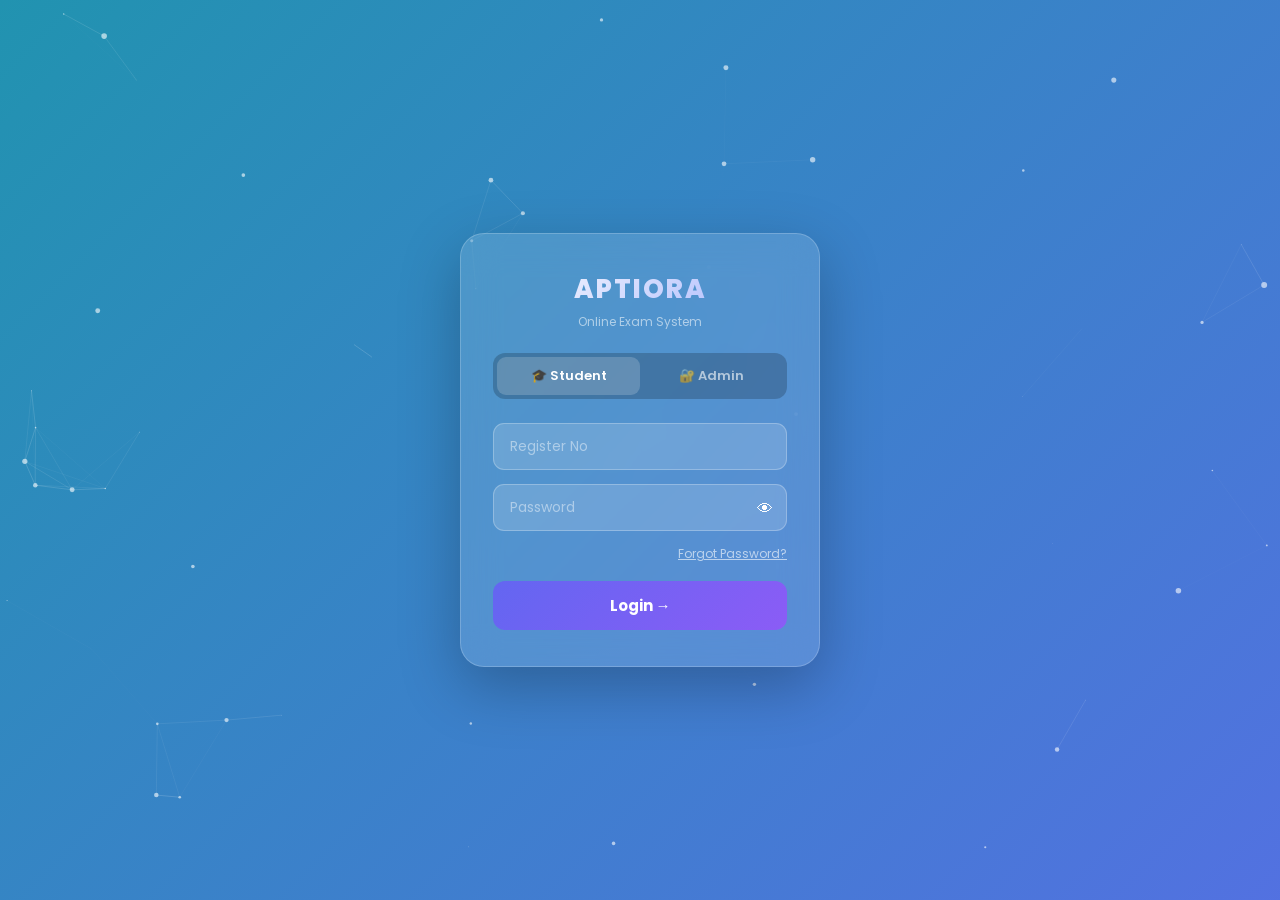
<file: login.html>
<!DOCTYPE html>
<html lang="en">
<head>
<meta charset="UTF-8">
<meta name="viewport" content="width=device-width,initial-scale=1.0">
<title>Login — APTIORA</title>
<style>
@import url('https://fonts.googleapis.com/css2?family=Poppins:wght@300;400;500;600;700;800&display=swap');
*{margin:0;padding:0;box-sizing:border-box;}
body{
  font-family:'Poppins',sans-serif;min-height:100vh;
  display:flex;justify-content:center;align-items:center;
  background:linear-gradient(-45deg,#667eea,#764ba2,#6366f1,#2193b0);
  background-size:400% 400%;animation:bg 8s ease infinite;overflow:hidden;
}
@keyframes bg{0%{background-position:0% 50%;}50%{background-position:100% 50%;}100%{background-position:0% 50%;}}
canvas{position:fixed;inset:0;z-index:1;pointer-events:none;}
.card{
  position:relative;z-index:10;
  background:rgba(255,255,255,0.13);backdrop-filter:blur(18px);
  border-radius:24px;padding:36px 32px;width:360px;
  color:white;box-shadow:0 20px 60px rgba(0,0,0,0.25);
  border:1px solid rgba(255,255,255,0.2);animation:up 0.7s ease;
}
@keyframes up{from{opacity:0;transform:translateY(28px);}to{opacity:1;transform:translateY(0);}}
.logo{font-size:26px;font-weight:800;letter-spacing:2px;text-align:center;margin-bottom:4px;
  background:linear-gradient(135deg,#fff,#a5b4fc);-webkit-background-clip:text;-webkit-text-fill-color:transparent;}
.subtitle{text-align:center;font-size:12px;color:rgba(255,255,255,0.55);margin-bottom:22px;}
.tabs{display:flex;background:rgba(0,0,0,0.2);border-radius:12px;padding:4px;margin-bottom:24px;}
.tab{flex:1;padding:9px;text-align:center;border-radius:9px;cursor:pointer;font-size:13px;font-weight:600;transition:0.3s;color:rgba(255,255,255,0.6);}
.tab.active{background:rgba(255,255,255,0.18);color:white;}
.form-section{display:none;}
.form-section.active{display:block;animation:fadeIn 0.3s ease;}
@keyframes fadeIn{from{opacity:0;transform:translateY(8px);}to{opacity:1;transform:translateY(0);}}
.inp-wrap{position:relative;margin-bottom:14px;}
.inp{
  width:100%;padding:12px 16px;padding-right:44px;
  background:rgba(255,255,255,0.15);border:1.5px solid rgba(255,255,255,0.25);
  border-radius:11px;color:white;font-size:14px;font-family:'Poppins',sans-serif;
  outline:none;transition:0.2s;
}
.inp::placeholder{color:rgba(255,255,255,0.45);}
.inp:focus{border-color:rgba(255,255,255,0.6);background:rgba(255,255,255,0.2);}
.inp.err{border-color:#f87171;animation:shake .3s;}
@keyframes shake{0%,100%{transform:translateX(0);}25%{transform:translateX(-5px);}75%{transform:translateX(5px);}}
.eye{position:absolute;right:14px;top:50%;transform:translateY(-50%);cursor:pointer;font-size:16px;}
.btn{
  width:100%;padding:13px;border:none;border-radius:12px;
  background:linear-gradient(135deg,#6366f1,#8b5cf6);
  color:white;font-size:15px;font-weight:700;cursor:pointer;
  font-family:'Poppins',sans-serif;transition:0.3s;margin-top:4px;
}
.btn:hover{transform:translateY(-2px);box-shadow:0 8px 24px rgba(99,102,241,0.4);}
.forgot-link{text-align:right;font-size:12px;color:rgba(255,255,255,0.6);cursor:pointer;margin-bottom:14px;text-decoration:underline;}
.forgot-link:hover{color:white;}
.err-msg{color:#fca5a5;font-size:12px;text-align:center;margin-top:8px;display:none;}
.success-msg{color:#86efac;font-size:12px;text-align:center;margin-top:8px;display:none;}
.loading-overlay{position:absolute;inset:0;background:rgba(0,0,0,0.3);backdrop-filter:blur(4px);border-radius:24px;display:none;align-items:center;justify-content:center;flex-direction:column;gap:12px;color:white;z-index:5;}
.spinner{width:36px;height:36px;border:3px solid rgba(255,255,255,0.2);border-top-color:white;border-radius:50%;animation:spin 0.8s linear infinite;}
@keyframes spin{to{transform:rotate(360deg);}}
.modal-bg{position:fixed;inset:0;background:rgba(0,0,0,0.6);z-index:200;display:none;align-items:center;justify-content:center;backdrop-filter:blur(6px);}
.modal-bg.open{display:flex;}
.modal{background:#1e1b4b;border-radius:20px;padding:30px;width:320px;color:white;text-align:center;box-shadow:0 20px 60px rgba(0,0,0,0.4);animation:up 0.3s ease;}
.modal h3{font-size:18px;font-weight:700;margin-bottom:8px;}
.modal p{font-size:13px;color:rgba(255,255,255,0.6);margin-bottom:20px;}
.otp-boxes{display:flex;gap:10px;justify-content:center;margin-bottom:16px;}
.otp-box{width:44px;height:52px;border-radius:10px;text-align:center;font-size:22px;font-weight:700;border:2px solid rgba(255,255,255,0.2);background:rgba(255,255,255,0.1);color:white;outline:none;font-family:'Poppins',sans-serif;transition:0.2s;}
.otp-box:focus{border-color:#a5b4fc;}
.otp-timer{font-size:12px;color:rgba(255,255,255,0.5);margin-bottom:12px;}
</style>
</head>
<body>
<canvas id="c"></canvas>
<div class="modal-bg" id="otpModal">
  <div class="modal">
    <h3>🔐 OTP Verification</h3>
    <p id="otpDesc">Enter the 6-digit OTP</p>
    <div class="otp-boxes" id="otpBoxes">
      <input class="otp-box" maxlength="1">
      <input class="otp-box" maxlength="1">
      <input class="otp-box" maxlength="1">
      <input class="otp-box" maxlength="1">
      <input class="otp-box" maxlength="1">
      <input class="otp-box" maxlength="1">
    </div>
    <div class="otp-timer" id="otpTimer">Resend in 60s</div>
    <div id="otpStep1">
      <button class="btn" onclick="verifyOTP()" style="margin-bottom:10px;">✅ Verify OTP</button>
      <p style="color:#fca5a5;font-size:12px;margin-top:6px;display:none;" id="otpErr"></p>
    </div>
    <div id="otpStep2" style="display:none;">
      <p style="color:#86efac;font-size:13px;margin-bottom:12px;">✅ OTP Verified! Set new password:</p>
      <input type="password" id="newPassInp" placeholder="New password" style="width:100%;padding:11px 14px;border-radius:10px;border:1.5px solid rgba(255,255,255,0.25);background:rgba(255,255,255,0.1);color:white;font-size:14px;font-family:Poppins;outline:none;margin-bottom:10px;">
      <input type="password" id="newPassConfirm" placeholder="Confirm password" style="width:100%;padding:11px 14px;border-radius:10px;border:1.5px solid rgba(255,255,255,0.25);background:rgba(255,255,255,0.1);color:white;font-size:14px;font-family:Poppins;outline:none;margin-bottom:12px;">
      <button class="btn" onclick="saveNewPassword()" style="margin-bottom:8px;">🔑 Reset Password</button>
      <p style="color:#fca5a5;font-size:12px;display:none;" id="passErr"></p>
    </div>
    <button onclick="closeOTPModal()" style="background:none;border:none;color:rgba(255,255,255,0.4);cursor:pointer;font-size:13px;font-family:Poppins;margin-top:8px;">Cancel</button>
  </div>
</div>

<div class="card" id="card">
  <div class="loading-overlay" id="loader"><div class="spinner"></div><span style="font-size:14px;">Loading...</span></div>
  <div class="logo">APTIORA</div>
  <div class="subtitle">Online Exam System</div>
  <div class="tabs">
    <div class="tab active" id="tab-student" onclick="switchTab('student')">🎓 Student</div>
    <div class="tab" id="tab-admin" onclick="switchTab('admin')">🔐 Admin</div>
  </div>

  <!-- STUDENT -->
  <div class="form-section active" id="studentForm">
    <div class="inp-wrap">
      <input class="inp" type="text" id="s_reg" placeholder="Register No" autocomplete="off">
    </div>
    <div class="inp-wrap">
      <input class="inp" type="password" id="s_pass" placeholder="Password">
      <span class="eye" onclick="toggleEye('s_pass','s_eye')" id="s_eye">👁</span>
    </div>
    <div class="forgot-link" onclick="openForgot()">Forgot Password?</div>
    <button class="btn" onclick="studentLogin()">Login →</button>
    <p class="err-msg" id="s_err">❌ Invalid Register No or Password</p>
    <p class="success-msg" id="s_ok">✅ Login Successful!</p>
  </div>

  <!-- ADMIN -->
  <div class="form-section" id="adminForm">
    <div class="inp-wrap">
      <input class="inp" type="text" id="a_user" placeholder="Username" autocomplete="off">
    </div>
    <div class="inp-wrap">
      <input class="inp" type="password" id="a_pass" placeholder="Password">
      <span class="eye" onclick="toggleEye('a_pass','a_eye')" id="a_eye">👁</span>
    </div>
    <button class="btn" onclick="adminLogin()">🔐 Admin Login</button>
    <p class="err-msg" id="a_err">❌ Wrong admin credentials</p>
  </div>
</div>

<script>
function getUsers(){
  return JSON.parse(localStorage.getItem("users")) || {
    "714524205005":{name:"Balaji",password:"1234",dept:"IT",batch:"2024-2028",email:""},
    "714524205053":{name:"Vicky",password:"1234",dept:"IT",batch:"2024-2028",email:""},
    "714524205027":{name:"Ismail",password:"1234",dept:"IT",batch:"2024-2028",email:""},
    "714524205041":{name:"Sakthivel",password:"1234",dept:"IT",batch:"2024-2028",email:""}
  };
}
function getSettings(){
  return JSON.parse(localStorage.getItem("adminSettings"))||{adminUsername:"admin@balaji",adminPassword:"balaji@123"};
}

function switchTab(tab){
  ["student","admin"].forEach(t=>{
    document.getElementById("tab-"+t).classList.remove("active");
    document.getElementById(t+"Form").classList.remove("active");
  });
  document.getElementById("tab-"+tab).classList.add("active");
  document.getElementById(tab+"Form").classList.add("active");
  clearErrors();
}
function clearErrors(){
  ["s_err","s_ok","a_err"].forEach(id=>document.getElementById(id).style.display="none");
  document.querySelectorAll(".inp").forEach(i=>i.classList.remove("err"));
}
function toggleEye(inputId,eyeId){
  let inp=document.getElementById(inputId),eye=document.getElementById(eyeId);
  if(inp.type==="password"){inp.type="text";eye.textContent="🙈";}
  else{inp.type="password";eye.textContent="👁";}
}
function showLoader(){document.getElementById("loader").style.display="flex";}
function hideLoader(){document.getElementById("loader").style.display="none";}

function studentLogin(){
  clearErrors();
  let reg=document.getElementById("s_reg").value.trim();
  let pass=document.getElementById("s_pass").value.trim();
  if(!reg||!pass){
    document.getElementById("s_err").innerText="Please fill all fields!";
    document.getElementById("s_err").style.display="block";return;
  }
  showLoader();
  let users=getUsers();
  setTimeout(()=>{
    if(users[reg] && users[reg].password===pass){
      localStorage.setItem("username",reg);
      localStorage.setItem("name",users[reg].name);
      logActivity(users[reg].name,"Logged in");
      document.getElementById("s_ok").style.display="block";
      hideLoader();
      setTimeout(()=>location.href="dashboard.html",800);
    } else {
      hideLoader();
      document.getElementById("s_reg").classList.add("err");
      document.getElementById("s_pass").classList.add("err");
      document.getElementById("s_err").style.display="block";
    }
  },1000);
}

function adminLogin(){
  clearErrors();
  let user=document.getElementById("a_user").value.trim();
  let pass=document.getElementById("a_pass").value.trim();
  let s=getSettings();
  let adminUser=s.adminUsername||"admin@balaji";
  let adminPass=s.adminPassword||"balaji@123";
  if(user===adminUser && pass===adminPass){
    localStorage.setItem("adminLoggedIn","yes");
    location.href="admin.html";
  } else {
    document.getElementById("a_user").classList.add("err");
    document.getElementById("a_pass").classList.add("err");
    document.getElementById("a_err").style.display="block";
  }
}

// FORGOT PASSWORD
let forgotReg="";
let otpTimerInterval;
function openForgot(){
  let reg=document.getElementById("s_reg").value.trim();
  if(!reg){
    document.getElementById("s_err").innerText="Enter your Register No first!";
    document.getElementById("s_err").style.display="block";return;
  }
  let users=getUsers();
  if(!users[reg]){
    document.getElementById("s_err").innerText="Register No not found!";
    document.getElementById("s_err").style.display="block";return;
  }
  let email=users[reg].email||"";
  if(!email){
    document.getElementById("s_err").innerText="No email registered! Contact admin.";
    document.getElementById("s_err").style.display="block";return;
  }
  forgotReg=reg;
  let otp=Math.floor(100000+Math.random()*900000).toString();
  localStorage.setItem("resetOTP_"+reg,otp);
  localStorage.setItem("resetOTP_expiry",Date.now()+5*60000);
  // Show masked email in modal
  let masked=email.replace(/(.{2})(.*)(@.*)/,(a,b,cc,d)=>b+"****"+d);
  document.getElementById("otpDesc").innerText="📧 OTP sent to: "+masked;
  console.log("OTP for testing:",otp);
  openOTPModal();
}
function openOTPModal(){
  document.getElementById("otpStep1").style.display="block";
  document.getElementById("otpStep2").style.display="none";
  if(document.getElementById("otpErr")) document.getElementById("otpErr").style.display="none";
  document.getElementById("otpModal").classList.add("open");
  document.querySelectorAll(".otp-box").forEach((b,i)=>{
    b.value="";
    b.oninput=()=>{if(b.value&&i<5)document.querySelectorAll(".otp-box")[i+1].focus();};
    b.onkeydown=e=>{if(e.key==="Backspace"&&!b.value&&i>0)document.querySelectorAll(".otp-box")[i-1].focus();};
  });
  document.querySelectorAll(".otp-box")[0].focus();
  startOTPTimer(60);
}
function closeOTPModal(){
  document.getElementById("otpModal").classList.remove("open");
  clearInterval(otpTimerInterval);
}
function startOTPTimer(sec){
  clearInterval(otpTimerInterval);
  let t=sec;
  otpTimerInterval=setInterval(()=>{
    document.getElementById("otpTimer").innerText=t>0?`Resend in ${t}s`:"OTP expired";
    t--;if(t<0)clearInterval(otpTimerInterval);
  },1000);
}
function verifyOTP(){
  let entered=[...document.querySelectorAll(".otp-box")].map(b=>b.value).join("");
  let stored=localStorage.getItem("resetOTP_"+forgotReg);
  let expiry=parseInt(localStorage.getItem("resetOTP_expiry")||0);
  let errEl=document.getElementById("otpErr");
  if(Date.now()>expiry){errEl.innerText="OTP expired!";errEl.style.display="block";return;}
  if(entered===stored){
    document.getElementById("otpStep1").style.display="none";
    document.getElementById("otpStep2").style.display="block";
    document.getElementById("newPassInp").focus();
  } else {
    errEl.innerText="❌ Wrong OTP! Try again.";
    errEl.style.display="block";
  }
}

function saveNewPassword(){
  let np=document.getElementById("newPassInp").value.trim();
  let nc=document.getElementById("newPassConfirm").value.trim();
  let errEl=document.getElementById("passErr");
  if(!np||np.length<4){errEl.innerText="Min 4 characters!";errEl.style.display="block";return;}
  if(np!==nc){errEl.innerText="❌ Passwords don't match!";errEl.style.display="block";return;}
  let users=getUsers();
  users[forgotReg].password=np;
  localStorage.setItem("users",JSON.stringify(users));
  closeOTPModal();
  document.getElementById("s_ok").innerText="✅ Password reset! Please login.";
  document.getElementById("s_ok").style.display="block";
}

function logActivity(name,action){
  let logs=JSON.parse(localStorage.getItem("activityLog"))||[];
  logs.unshift({msg:`${name} — ${action}`,color:"#22c55e",time:new Date().toLocaleString()});
  if(logs.length>100)logs=logs.slice(0,100);
  localStorage.setItem("activityLog",JSON.stringify(logs));
}

document.addEventListener("keydown",e=>{
  if(e.key==="Enter"){
    if(document.getElementById("studentForm").classList.contains("active")) studentLogin();
    else adminLogin();
  }
});

// Particles
const cv=document.getElementById("c"),ctx=cv.getContext("2d");
let W=cv.width=innerWidth,H=cv.height=innerHeight;
let P=Array.from({length:60},()=>({x:Math.random()*W,y:Math.random()*H,r:Math.random()*3,dx:(Math.random()-.5)*.5,dy:(Math.random()-.5)*.5}));
function draw(){
  ctx.clearRect(0,0,W,H);
  P.forEach(p=>{p.x+=p.dx;p.y+=p.dy;if(p.x<0||p.x>W)p.dx*=-1;if(p.y<0||p.y>H)p.dy*=-1;
    ctx.beginPath();ctx.arc(p.x,p.y,p.r,0,Math.PI*2);ctx.fillStyle="rgba(255,255,255,.6)";ctx.fill();});
  for(let i=0;i<P.length;i++)for(let j=i+1;j<P.length;j++){
    let d=Math.hypot(P[i].x-P[j].x,P[i].y-P[j].y);
    if(d<110){ctx.beginPath();ctx.strokeStyle=`rgba(255,255,255,${(1-d/110)*.2})`;ctx.moveTo(P[i].x,P[i].y);ctx.lineTo(P[j].x,P[j].y);ctx.stroke();}
  }
  requestAnimationFrame(draw);
}
draw();
addEventListener("resize",()=>{W=cv.width=innerWidth;H=cv.height=innerHeight;});
</script>
</body>
</html>
</file>
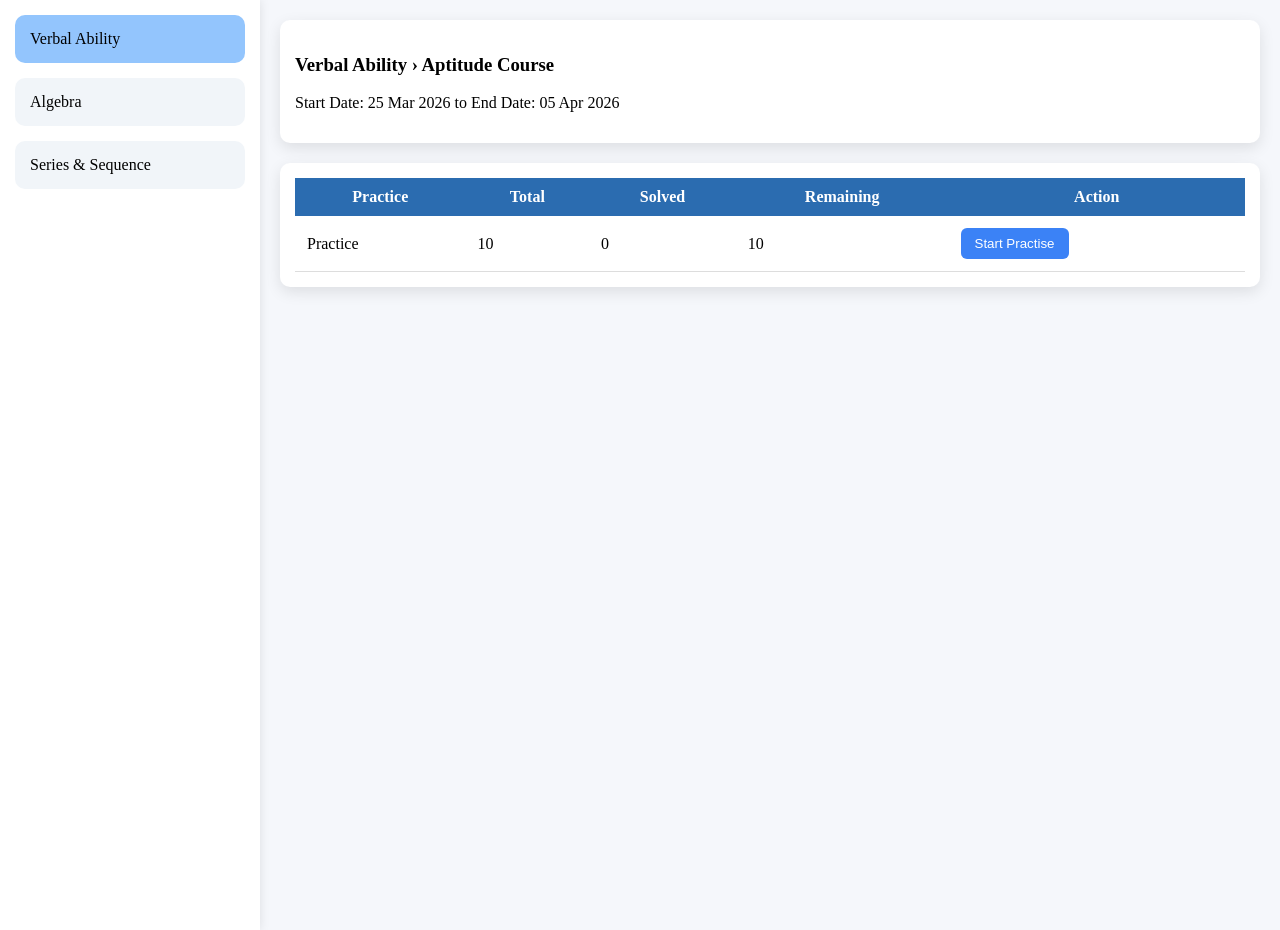
<file: practice.html>
<!DOCTYPE html>
<html>
<head>
<title>Aptitude Practice</title>

<style>
body{
  margin:0;
  font-family:Poppins;
  background:#f5f7fb;
}

.main{
  display:flex;
}

/* LEFT MENU */
.sidebar{
  width:230px;
  background:#fff;
  padding:15px;
  height:100vh;
  box-shadow:0 0 10px rgba(0,0,0,0.1);
}

.menu-box{
  background:#f1f5f9;
  padding:15px;
  border-radius:10px;
  margin-bottom:15px;
  cursor:pointer;
}

.menu-box.active{
  background:#93c5fd;
}

/* RIGHT */
.content{
  flex:1;
  padding:20px;
}

.top-card{
  background:#fff;
  padding:15px;
  border-radius:10px;
  box-shadow:0 5px 15px rgba(0,0,0,0.1);
}

.table-card{
  margin-top:20px;
  background:#fff;
  border-radius:10px;
  padding:15px;
  box-shadow:0 5px 15px rgba(0,0,0,0.1);
}

table{
  width:100%;
  border-collapse:collapse;
}

th{
  background:#2b6cb0;
  color:white;
  padding:10px;
}

td{
  padding:12px;
  border-bottom:1px solid #ddd;
}

.start-btn{
  background:#3b82f6;
  color:white;
  border:none;
  padding:8px 14px;
  border-radius:6px;
  cursor:pointer;
}

</style>
</head>

<body>

<div class="main">

<!-- LEFT -->
<div class="sidebar">

  <div class="menu-box active">
    Verbal Ability
  </div>

  <div class="menu-box">
    Algebra
  </div>

  <div class="menu-box">
    Series & Sequence
  </div>

</div>

<!-- RIGHT -->
<div class="content">

<div class="top-card">
  <h3>Verbal Ability › Aptitude Course</h3>
  <p>Start Date: 25 Mar 2026 to End Date: 05 Apr 2026</p>
</div>

<div class="table-card">

<table>
<tr>
  <th>Practice</th>
  <th>Total</th>
  <th>Solved</th>
  <th>Remaining</th>
  <th>Action</th>
</tr>

<tr>
  <td>Practice</td>
  <td>10</td>
  <td>0</td>
  <td>10</td>
  <td>
    <button class="start-btn" onclick="openTest()">Start Practise</button>
  </td>
</tr>

</table>

</div>

</div>

</div>

<script>

// 👉 OPEN TEST PAGE
function openTest(){
  localStorage.setItem("topic", "Verbal Ability");
  localStorage.setItem("mode", "practice");
  window.location.href = "test.html";
}
</script>

</body>
</html>
</file>
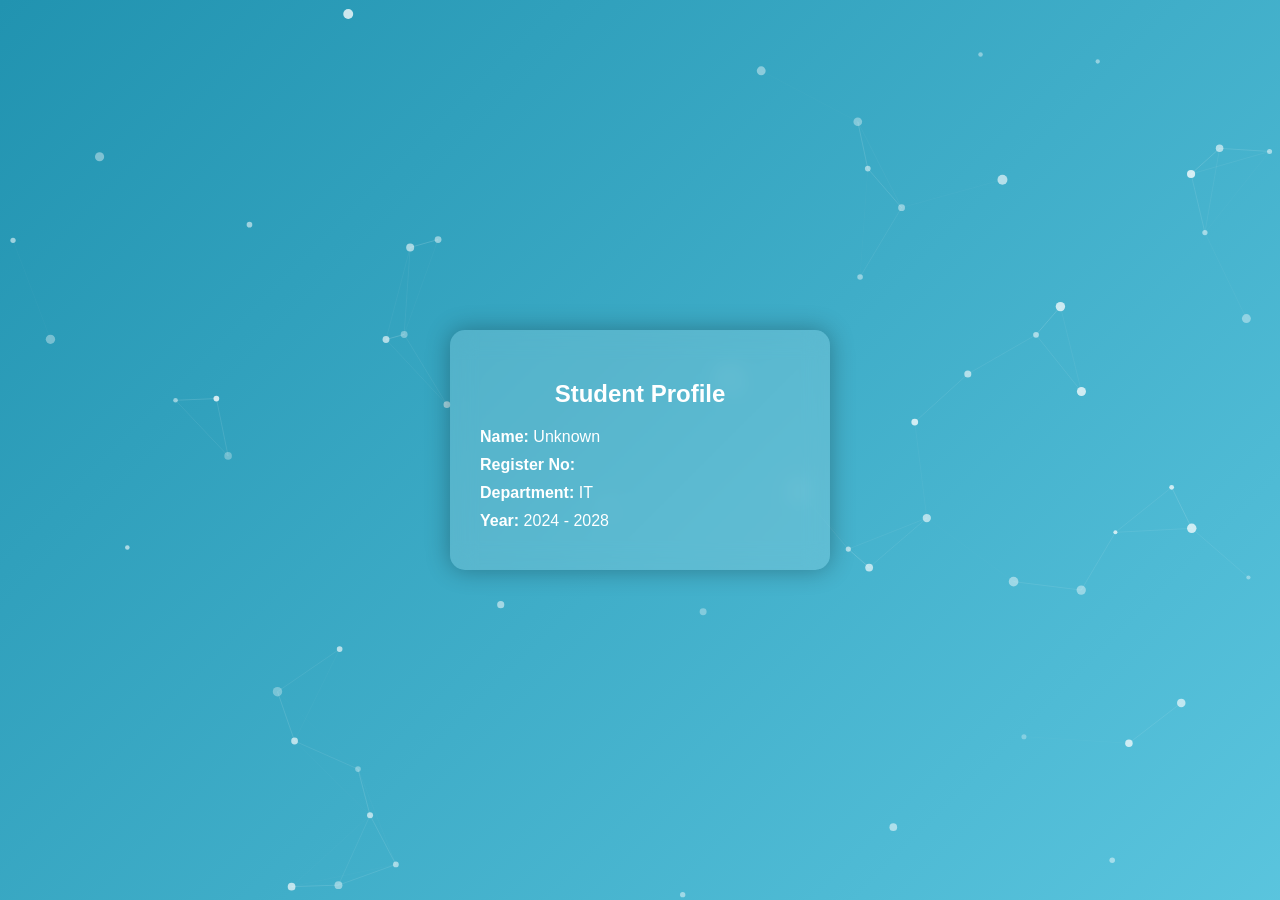
<file: profile.html>
<!DOCTYPE html>
<html>
<head>
<title>Profile</title>

<style>
  body {
    margin: 0;
    font-family: 'Poppins', sans-serif;
    height: 100vh;
    display: flex;
    justify-content: center;
    align-items: center;
    overflow: hidden;
    background: linear-gradient(-45deg, #667eea, #764ba2, #6dd5ed, #2193b0);
    background-size: 400% 400%;
    animation: gradientMove 8s ease infinite;
    color: white;
  }

  @keyframes gradientMove {
    0%{background-position:0% 50%;}
    50%{background-position:100% 50%;}
    100%{background-position:0% 50%;}
  }

  canvas {
    position: fixed;
    top:0;
    left:0;
    width:100%;
    height:100%;
    z-index:1;
  }

  .card {
    position: relative;
    background: rgba(255,255,255,0.15);
    backdrop-filter: blur(12px);
    padding: 30px;
    border-radius: 15px;
    width: 320px;
    z-index:10;
    box-shadow: 0 0 25px rgba(0,0,0,0.3);
  }

  h2 {
    text-align: center;
  }

  p {
    margin: 10px 0;
  }
</style>

</head>

<body>

<canvas id="particles"></canvas>

<div class="card">
  <h2>Student Profile</h2>

  <p><b>Name:</b> <span id="name"></span></p>
  <p><b>Register No:</b> <span id="reg"></span></p>
  <p><b>Department:</b> IT</p>
  <p><b>Year:</b> 2024 - 2028</p>
</div>

<script>
// ================= PROFILE DATA =================
let reg = localStorage.getItem("username");

let users = {
  "714524205005": "Balaji",
  "714524205053": "Vicky",
  "714524205027": "Ismail",
  "714524205041": "Sakthivel"
};

document.getElementById("reg").innerText = reg;
document.getElementById("name").innerText = users[reg] || "Unknown";


// ================= PARTICLES =================
const canvas = document.getElementById('particles');
const ctx = canvas.getContext('2d');

let w = canvas.width = window.innerWidth;
let h = canvas.height = window.innerHeight;

const particles = [];
const particleCount = 60;
const maxDistance = 120;

function random(min,max){ return Math.random()*(max-min)+min; }

class Particle {
  constructor(){
    this.x = random(0,w);
    this.y = random(0,h);
    this.radius = random(2,5);
    this.speedX = random(-0.5,0.5);
    this.speedY = random(-0.5,0.5);
    this.alpha = random(0.3,0.8);
  }

  draw(){
    ctx.beginPath();
    ctx.arc(this.x,this.y,this.radius,0,Math.PI*2);
    ctx.fillStyle = `rgba(255,255,255,${this.alpha})`;
    ctx.fill();
  }

  update(){
    this.x += this.speedX;
    this.y += this.speedY;

    if(this.x<0) this.x=w;
    if(this.x>w) this.x=0;
    if(this.y<0) this.y=h;
    if(this.y>h) this.y=0;

    this.draw();
  }
}

for(let i=0;i<particleCount;i++){
  particles.push(new Particle());
}

function drawLines(){
  for(let i=0;i<particles.length;i++){
    for(let j=i+1;j<particles.length;j++){
      let dx = particles[i].x - particles[j].x;
      let dy = particles[i].y - particles[j].y;
      let dist = Math.sqrt(dx*dx + dy*dy);

      if(dist<maxDistance){
        ctx.beginPath();
        ctx.strokeStyle = `rgba(255,255,255,${0.2*(1-dist/maxDistance)})`;
        ctx.lineWidth = 1;
        ctx.moveTo(particles[i].x,particles[i].y);
        ctx.lineTo(particles[j].x,particles[j].y);
        ctx.stroke();
      }
    }
  }
}

function animate(){
  ctx.clearRect(0,0,w,h);
  particles.forEach(p=>p.update());
  drawLines();
  requestAnimationFrame(animate);
}

animate();

window.addEventListener('resize', ()=>{
  w = canvas.width = window.innerWidth;
  h = canvas.height = window.innerHeight;
});
</script>

</body>
</html>
</file>
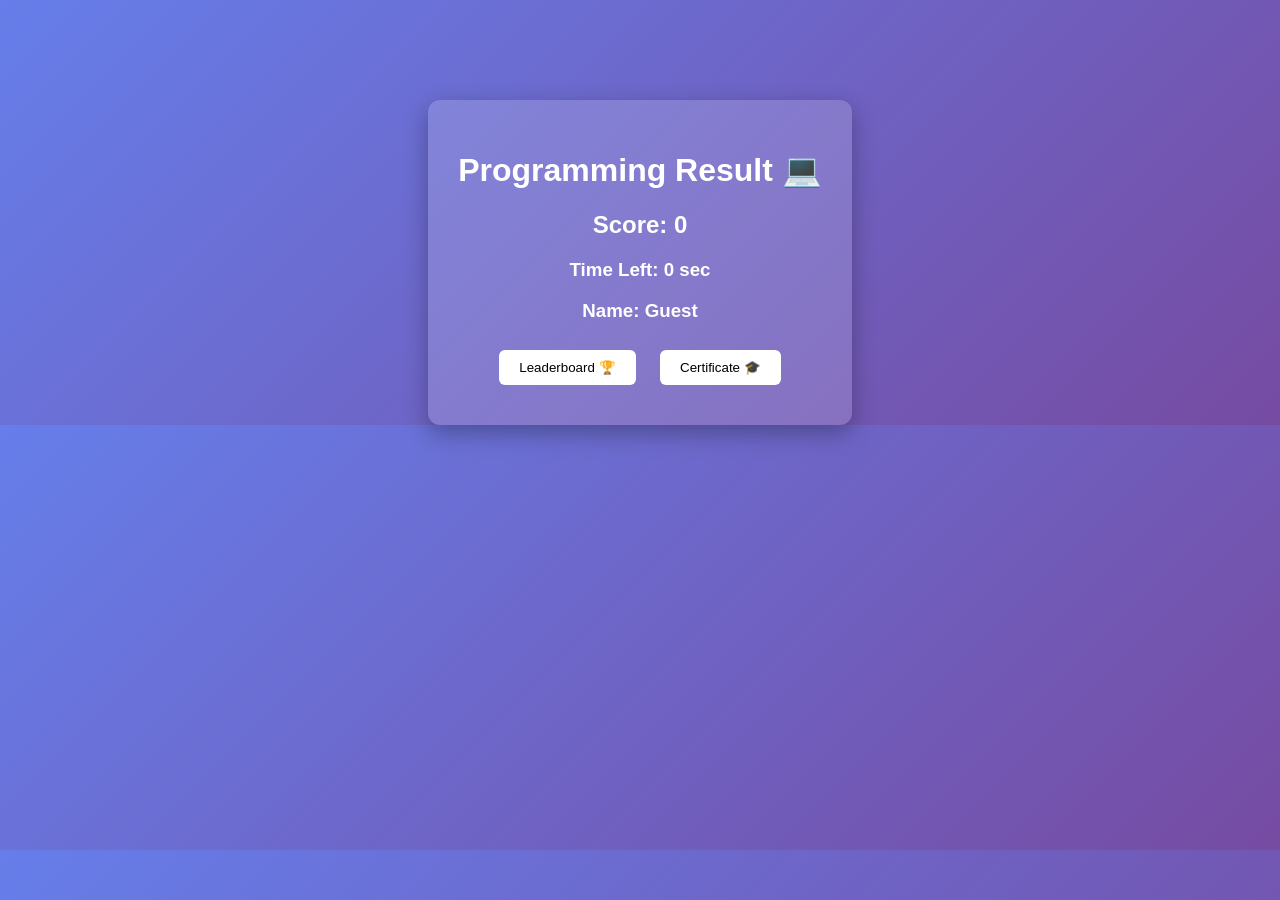
<file: result.html>
<!DOCTYPE html>
<html>
<head>
  <title>Programming Result</title>

  <style>
    body {
      margin: 0;
      font-family: 'Poppins', sans-serif;
      text-align: center;
      background: linear-gradient(135deg, #667eea, #764ba2);
      color: white;
      overflow: hidden;
    }

    .box {
      margin-top: 100px;
      background: rgba(255,255,255,0.15);
      padding: 30px;
      border-radius: 12px;
      display: inline-block;
      box-shadow: 0 8px 25px rgba(0,0,0,0.3);
      animation: fadeIn 1s ease;
    }

    button {
      padding: 10px 20px;
      margin: 10px;
      border: none;
      border-radius: 6px;
      background: white;
      cursor: pointer;
    }

    /* 🎉 CONFETTI */
    .confetti {
      position: fixed;
      width: 10px;
      height: 10px;
      background: yellow;
      top: -10px;
      animation: fall 3s linear infinite;
    }

    @keyframes fall {
      to {
        transform: translateY(100vh) rotate(360deg);
      }
    }

    @keyframes fadeIn {
      from {opacity: 0; transform: scale(0.8);}
      to {opacity: 1; transform: scale(1);}
    }

  </style>
</head>
<body>

<div class="box">
  <h1>Programming Result 💻</h1>

  <h2 id="score"></h2>
  <h3 id="time"></h3>
  <h3 id="username"></h3>

  <button onclick="goLeaderboard()">Leaderboard 🏆</button>
  <button onclick="goCertificate()">Certificate 🎓</button>
</div>

<!-- 🔊 SOUND -->
<audio id="sound" src="https://www.soundjay.com/buttons/sounds/button-3.mp3"></audio>

<script>
let score = Number(localStorage.getItem("pscore")) || 0;
let time = Number(localStorage.getItem("ptime")) || 0;
let username = localStorage.getItem("username") || "Guest";

document.getElementById("score").innerText = "Score: " + score;
document.getElementById("time").innerText = "Time Left: " + time + " sec";
document.getElementById("username").innerText = "Name: " + username;

// 🎉 CONFETTI FUNCTION
function createConfetti(){
  for(let i=0; i<30; i++){
    let c = document.createElement("div");
    c.classList.add("confetti");
    c.style.left = Math.random()*100 + "vw";
    c.style.background = "hsl(" + Math.random()*360 + ",100%,50%)";
    c.style.animationDuration = (Math.random()*3+2)+"s";
    document.body.appendChild(c);
  }
}

// 🔥 AUTO SAVE
function saveScore(){
  let data = JSON.parse(localStorage.getItem("pleaderboard")) || [];

  data.push({
    name: username,
    score: score,
    time: time
  });

  data.sort((a,b)=>{
    if(b.score === a.score){
      return b.time - a.time;
    }
    return b.score - a.score;
  });

  data = data.slice(0,5);

  localStorage.setItem("pleaderboard", JSON.stringify(data));

  // 🔊 PLAY SOUND
  document.getElementById("sound").play();

  // 🎉 SHOW CONFETTI
  createConfetti();
}

// 🔥 AUTO CALL
window.onload = function(){
  saveScore();
}

function goLeaderboard(){
  window.location.href = "leaderboard.html";
}

function goCertificate(){
  window.location.href = "certificate.html";
}
</script>

</body>
</html>
</file>
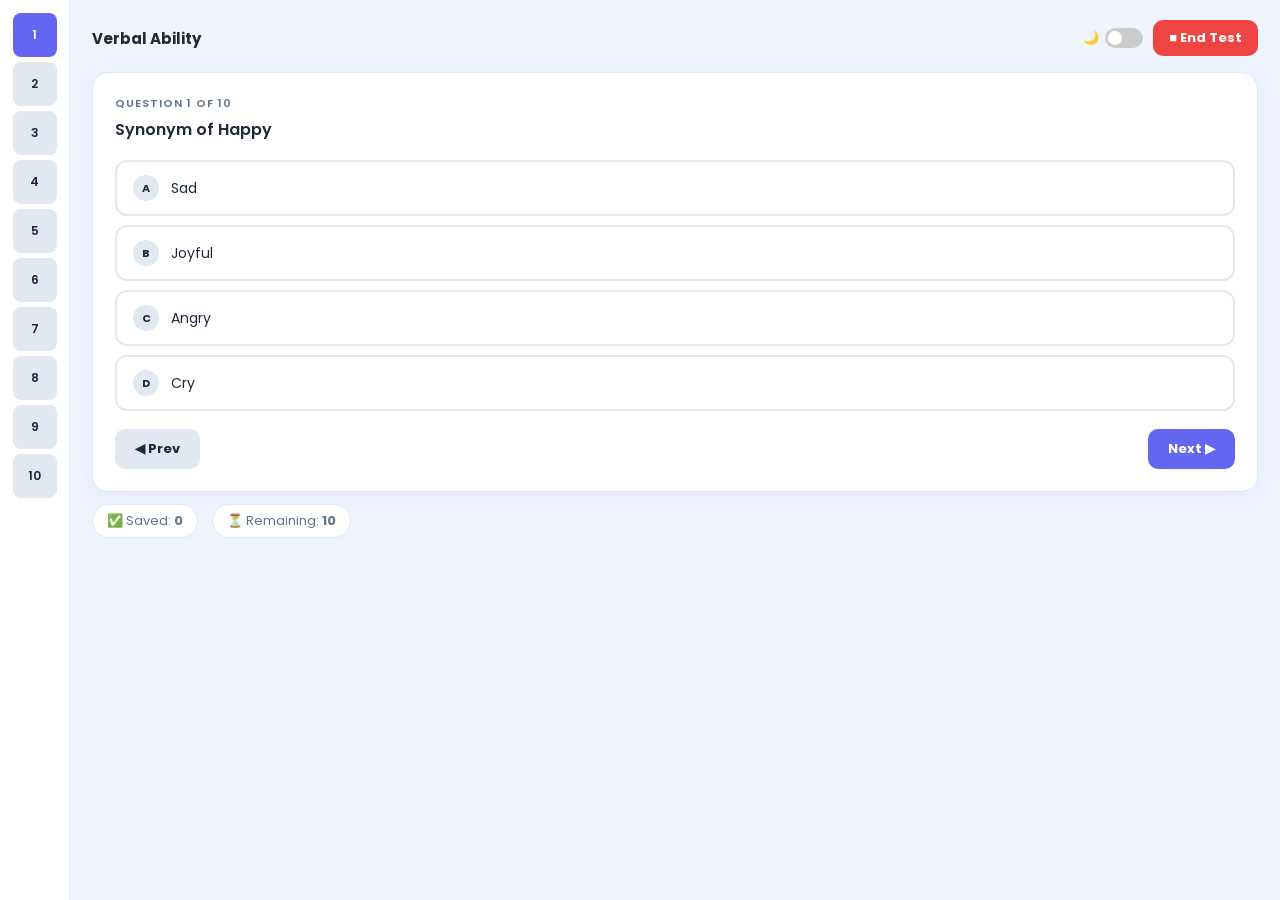
<file: test.html>
<!DOCTYPE html>
<html>
<head>
<title>Test — APTIORA</title>
<meta name="viewport" content="width=device-width,initial-scale=1.0">
<style>
@import url('https://fonts.googleapis.com/css2?family=Poppins:wght@400;500;600;700&display=swap');
:root{--bg:#f0f4ff;--card:#fff;--text:#1e293b;--text2:#64748b;--accent:#6366f1;--border:#e2e8f0;}
body.dark{--bg:#0f172a;--card:#1e293b;--text:#e2e8f0;--text2:#94a3b8;--border:#334155;}
*{margin:0;padding:0;box-sizing:border-box;}
body{font-family:'Poppins',sans-serif;background:var(--bg);color:var(--text);transition:0.3s;}
#warnOverlay{position:fixed;inset:0;background:rgba(220,38,38,0.97);z-index:9999;display:none;align-items:center;justify-content:center;flex-direction:column;color:white;text-align:center;padding:30px;}
#warnOverlay h1{font-size:32px;margin-bottom:10px;}
.warn-count{font-size:72px;font-weight:800;margin:16px 0;}
#fsPrompt{position:fixed;inset:0;background:rgba(0,0,0,0.9);z-index:500;display:none;align-items:center;justify-content:center;flex-direction:column;color:white;text-align:center;padding:30px;}
#fsPrompt h2{font-size:24px;margin-bottom:10px;}
#fsPrompt p{opacity:0.8;margin-bottom:24px;font-size:15px;}
#fsPrompt button{padding:14px 32px;border:none;border-radius:12px;background:#6366f1;color:white;font-size:16px;font-weight:700;cursor:pointer;font-family:'Poppins',sans-serif;}
.timer{position:fixed;top:14px;left:14px;background:#1e293b;color:#00ffff;padding:8px 16px;border-radius:12px;font-weight:700;font-size:15px;display:none;z-index:100;box-shadow:0 4px 12px rgba(0,0,0,0.3);}
.timer.warn{color:#ff4444;animation:blink 0.5s infinite;}
@keyframes blink{0%,100%{opacity:1;}50%{opacity:0.3;}}
.main{display:flex;min-height:100vh;}
.sidebar{width:70px;background:var(--card);padding:8px;min-height:100vh;overflow-y:auto;border-right:1px solid var(--border);position:sticky;top:0;height:100vh;}
.qbox{width:44px;height:44px;margin:5px auto;display:flex;align-items:center;justify-content:center;border-radius:8px;background:var(--border);cursor:pointer;font-size:12px;font-weight:600;transition:0.2s;}
.qbox.active{background:var(--accent);color:white;}
.qbox.saved{background:#22c55e;color:white;}
.content{flex:1;padding:20px 22px;}
.topbar{display:flex;justify-content:space-between;align-items:center;margin-bottom:16px;}
.topbar h3{font-size:15px;font-weight:700;}
.topbar-right{display:flex;align-items:center;gap:10px;}
.dark-toggle{display:flex;align-items:center;gap:6px;font-size:13px;cursor:pointer;}
.sw{position:relative;width:38px;height:20px;display:inline-block;}
.sw input{opacity:0;width:0;height:0;}
.sl{position:absolute;inset:0;background:#ccc;border-radius:20px;cursor:pointer;transition:0.3s;}
input:checked+.sl{background:var(--accent);}
.sl:before{content:"";position:absolute;width:14px;height:14px;border-radius:50%;background:white;bottom:3px;left:3px;transition:0.3s;}
input:checked+.sl:before{transform:translateX(18px);}
.end-btn{background:#ef4444;color:white;border:none;padding:8px 16px;border-radius:10px;cursor:pointer;font-weight:700;font-size:13px;font-family:'Poppins',sans-serif;}
.q-card{background:var(--card);padding:22px;border-radius:16px;box-shadow:0 4px 20px rgba(99,102,241,0.08);border:1px solid var(--border);}
.q-num{font-size:11px;font-weight:600;color:var(--text2);text-transform:uppercase;letter-spacing:1px;margin-bottom:6px;}
.q-text{font-size:16px;font-weight:600;margin-bottom:18px;line-height:1.5;}
.option{margin:9px 0;padding:13px 16px;border:2px solid var(--border);border-radius:12px;cursor:pointer;transition:0.2s;font-size:14px;display:flex;align-items:center;gap:12px;}
.option:hover{border-color:var(--accent);background:rgba(99,102,241,0.04);}
.option.selected{border-color:#22c55e;background:#f0fdf4;}
body.dark .option.selected{background:rgba(34,197,94,0.15);}
.opt-letter{width:26px;height:26px;border-radius:50%;background:var(--border);display:flex;align-items:center;justify-content:center;font-weight:700;font-size:11px;flex-shrink:0;transition:0.2s;}
.option.selected .opt-letter{background:#22c55e;color:white;}
.btns{display:flex;justify-content:space-between;align-items:center;margin-top:18px;}
.nav-btn{padding:10px 20px;border:none;border-radius:10px;cursor:pointer;font-weight:700;font-size:13px;font-family:'Poppins',sans-serif;transition:0.2s;}
.btn-prev{background:var(--border);color:var(--text);}
.btn-next{background:var(--accent);color:white;}
.bottom-info{margin-top:12px;font-size:13px;color:var(--text2);display:flex;gap:14px;}
.info-pill{background:var(--card);border:1px solid var(--border);padding:6px 14px;border-radius:20px;}
</style>
</head>
<body>
<div id="warnOverlay">
  <h1>⚠️ Tab Switch Detected!</h1>
  <div class="warn-count" id="warnCount">1</div>
  <p style="font-size:16px;">Return to test immediately.<br>3 violations = Auto submit!</p>
  <button onclick="dismissWarn()" style="margin-top:20px;padding:12px 24px;border:none;border-radius:10px;background:white;color:#ef4444;font-weight:700;cursor:pointer;font-family:'Poppins',sans-serif;font-size:15px;">↩ Return to Test</button>
</div>
<div id="fsPrompt" style="display:none;">
  <h2>🔒 Secure Test Mode</h2>
  <p>Fullscreen required during assessment.<br>Do not exit fullscreen.</p>
  <button onclick="enterFullscreen()">▶ Enter Fullscreen & Start</button>
</div>
<div id="timerBox" class="timer">45:00</div>
<div class="main">
  <div class="sidebar" id="numbers"></div>
  <div class="content">
    <div class="topbar">
      <h3 id="title">Loading...</h3>
      <div class="topbar-right">
        <label class="dark-toggle">🌙
          <label class="sw"><input type="checkbox" id="darkCheck" onchange="toggleMode()"><span class="sl"></span></label>
        </label>
        <button class="end-btn" onclick="endTest()">■ End Test</button>
      </div>
    </div>
    <div class="q-card">
      <div class="q-num" id="qNum">Question 1</div>
      <div class="q-text" id="question"></div>
      <div id="options"></div>
      <div class="btns">
        <button class="nav-btn btn-prev" onclick="prevQ()">◀ Prev</button>
        <button class="nav-btn btn-next" onclick="nextQ()">Next ▶</button>
      </div>
    </div>
    <div class="bottom-info">
      <div class="info-pill">✅ Saved: <strong id="saved">0</strong></div>
      <div class="info-pill">⏳ Remaining: <strong id="remain">0</strong></div>
    </div>
  </div>
</div>
<script>
let mode=localStorage.getItem("mode")||"practice";
let topic=localStorage.getItem("topic")||"Verbal Ability";
let currentTopic=parseInt(localStorage.getItem("currentTopic"))||1;
let reg=localStorage.getItem("username")||"guest";
let settings=JSON.parse(localStorage.getItem("adminSettings"))||{assessTime:45,antiCheat:true,forceFullscreen:true,shuffleQ:true};
let isAssessment=(mode==="assessment"&&localStorage.getItem("allowTest")==="yes");
let answerKey="answers_"+reg+"_"+topic;
let answers=JSON.parse(localStorage.getItem(answerKey))||{};

if(localStorage.getItem("darkMode")==="1"){document.body.classList.add("dark");document.getElementById("darkCheck").checked=true;}
function toggleMode(){document.body.classList.toggle("dark");localStorage.setItem("darkMode",document.body.classList.contains("dark")?"1":"0");}

// ANTI-CHEAT
let warnCount=0;
if(isAssessment&&settings.antiCheat!==false){
  document.addEventListener("visibilitychange",()=>{
    if(document.hidden){warnCount++;showWarn();}
  });
}
function showWarn(){
  document.getElementById("warnCount").innerText=warnCount;
  document.getElementById("warnOverlay").style.display="flex";
  if(warnCount>=3){alert("❌ Test terminated — too many tab switches!");endTest();}
}
function dismissWarn(){
  document.getElementById("warnOverlay").style.display="none";
  if(isAssessment&&settings.forceFullscreen!==false&&!document.fullscreenElement) document.documentElement.requestFullscreen().catch(()=>{});
}

// FULLSCREEN
if(isAssessment&&settings.forceFullscreen!==false){
  document.getElementById("fsPrompt").style.display="flex";
} else if(isAssessment){
  startTimer();
}
function enterFullscreen(){
  document.documentElement.requestFullscreen().then(()=>{
    document.getElementById("fsPrompt").style.display="none";startTimer();
  }).catch(()=>{document.getElementById("fsPrompt").style.display="none";startTimer();});
}
document.addEventListener("fullscreenchange",()=>{
  if(isAssessment&&!document.fullscreenElement&&document.getElementById("warnOverlay").style.display!=="flex"){
    warnCount++;showWarn();
  }
});

// TIMER
function startTimer(){
  let time=(parseInt(settings.assessTime)||45)*60;
  let box=document.getElementById("timerBox");
  box.style.display="block";
  let iv=setInterval(()=>{
    let m=Math.floor(time/60),s=time%60;
    box.innerText=(m<10?"0"+m:m)+":"+(s<10?"0"+s:s);
    if(time===300){box.classList.add("warn");alert("⚠️ Only 5 minutes remaining!");}
    time--;
    if(time<0){clearInterval(iv);autoSubmit();}
  },1000);
}
function autoSubmit(){if(document.fullscreenElement)document.exitFullscreen();endTest();}

// QUESTION BANK
function getDefaultQ(cat){
  let bank={
    "Verbal Ability":[
      {q:"Synonym of Happy",o:["Sad","Joyful","Angry","Cry"],a:1},
      {q:"Antonym of Big",o:["Large","Huge","Small","Wide"],a:2},
      {q:"Plural of Child",o:["Childs","Children","Childes","Child"],a:1},
      {q:"Which is a Verb?",o:["Run","Blue","Table","Chair"],a:0},
      {q:"Correct tense?",o:["I eat","I ate","I eating","I eats"],a:1},
      {q:"Synonym of Fast",o:["Quick","Slow","Late","Stop"],a:0},
      {q:"Antonym of Hot",o:["Warm","Cold","Heat","Fire"],a:1},
      {q:"Correct sentence",o:["He go","He goes","He going","He gone"],a:1},
      {q:"She ___ playing",o:["is","are","am","be"],a:0},
      {q:"Correct spelling",o:["Receive","Recieve","Receeve","Receve"],a:0}
    ],
    "Algebra":[
      {q:"2+3=?",o:["4","5","6","7"],a:1},{q:"5×2=?",o:["10","12","8","15"],a:0},
      {q:"10-4=?",o:["5","6","7","4"],a:1},{q:"x+2=5, x=?",o:["2","3","4","5"],a:1},
      {q:"3²=?",o:["6","9","12","3"],a:1},{q:"√16=?",o:["2","4","8","6"],a:1},
      {q:"7+8=?",o:["14","15","16","13"],a:1},{q:"9÷3=?",o:["2","3","4","1"],a:1},
      {q:"4×4=?",o:["8","12","16","14"],a:2},{q:"6+7=?",o:["12","13","14","11"],a:1}
    ],
    "Series & Sequence":[
      {q:"2,4,8,?",o:["10","12","16","18"],a:2},{q:"3,9,27,?",o:["30","81","18","54"],a:1},
      {q:"5,10,20,?",o:["30","35","40","50"],a:2},{q:"7,14,28,?",o:["30","56","60","40"],a:1},
      {q:"1,1,2,3,5,?",o:["6","7","8","9"],a:2},{q:"10,20,40,?",o:["60","80","100","120"],a:1},
      {q:"6,12,24,?",o:["36","48","60","72"],a:1},{q:"9,18,36,?",o:["45","54","72","81"],a:2},
      {q:"2,6,18,?",o:["36","54","72","108"],a:1},{q:"4,8,16,?",o:["20","24","32","40"],a:2}
    ],
    "Assessment":[
      {q:"2+3=?",o:["4","5","6","7"],a:1},{q:"5×2=?",o:["10","12","8","15"],a:0},
      {q:"7+8=?",o:["14","15","16","13"],a:1},{q:"√16=?",o:["2","4","8","6"],a:1},
      {q:"10-4=?",o:["5","6","7","4"],a:1},{q:"1,1,2,3,5,?",o:["6","7","8","9"],a:2},
      {q:"6,12,24,?",o:["36","48","60","72"],a:1},{q:"4×4=?",o:["8","12","16","14"],a:2},
      {q:"9÷3=?",o:["2","3","4","1"],a:1},{q:"10,20,40,?",o:["60","80","100","120"],a:1},
      {q:"Synonym of 'Happy'",o:["Sad","Joyful","Cry","Angry"],a:1},{q:"Antonym of 'Big'",o:["Large","Small","Huge","Wide"],a:1},
      {q:"Synonym of 'Fast'",o:["Quick","Slow","Late","Stop"],a:0},{q:"Plural of 'Child'",o:["Childs","Children","Childes","Child"],a:1},
      {q:"Which is a Verb?",o:["Run","Blue","Table","Chair"],a:0},{q:"Correct tense?",o:["I eat","I ate","I eating","I eats"],a:1},
      {q:"3²=?",o:["6","9","12","3"],a:1},{q:"Series: 2,4,8,?",o:["10","12","16","18"],a:2},
      {q:"Series: 3,9,27,?",o:["30","81","18","54"],a:1},{q:"Series: 5,10,20,?",o:["30","35","40","50"],a:2}
    ]
  };
  return bank[cat]||[];
}

let qBank=JSON.parse(localStorage.getItem("questionBank"))||{};
let rawQ=isAssessment?(qBank["Assessment"]||getDefaultQ("Assessment")).slice(0,20):(qBank[topic]||getDefaultQ(topic));

function shuffle(arr){let a=[...arr];for(let i=a.length-1;i>0;i--){let j=Math.floor(Math.random()*(i+1));[a[i],a[j]]=[a[j],a[i]];}return a;}

let questions=[],correctAnswers=[];
if(isAssessment&&settings.shuffleQ!==false){
  let sk="shuffledOrder_"+reg;
  let existing=localStorage.getItem(sk);
  if(existing){
    let order=JSON.parse(existing);
    questions=order.map(i=>rawQ[i]);
    correctAnswers=order.map(i=>rawQ[i].a);
  } else {
    let indices=[...Array(rawQ.length).keys()];
    let shuffled=shuffle(indices);
    localStorage.setItem(sk,JSON.stringify(shuffled));
    questions=shuffled.map(i=>rawQ[i]);
    correctAnswers=shuffled.map(i=>rawQ[i].a);
  }
} else {
  questions=rawQ;
  correctAnswers=rawQ.map(q=>q.a);
}

document.getElementById("title").innerText=isAssessment?"📝 Assessment Test":topic;
let current=0;
let letters=["A","B","C","D"];

function loadNumbers(){
  let html="";
  for(let i=0;i<questions.length;i++){
    let cls="qbox"+(i===current?" active":"")+(answers[i]!==undefined?" saved":"");
    html+=`<div class="${cls}" onclick="goQ(${i})">${i+1}</div>`;
  }
  document.getElementById("numbers").innerHTML=html;
}
function loadQ(){
  let q=questions[current];
  document.getElementById("qNum").innerText=`Question ${current+1} of ${questions.length}`;
  document.getElementById("question").innerText=q.q;
  document.getElementById("options").innerHTML=q.o.map((opt,i)=>`
    <div class="option ${answers[current]===i?'selected':''}" onclick="selectAns(${i})">
      <div class="opt-letter">${letters[i]}</div>${opt}
    </div>`).join('');
  updateBottom();loadNumbers();
}
function selectAns(i){answers[current]=i;localStorage.setItem(answerKey,JSON.stringify(answers));loadQ();}
function nextQ(){if(current<questions.length-1){current++;loadQ();}}
function prevQ(){if(current>0){current--;loadQ();}}
function goQ(i){current=i;loadQ();}
function updateBottom(){
  document.getElementById("saved").innerText=Object.keys(answers).length;
  document.getElementById("remain").innerText=questions.length-Object.keys(answers).length;
}

function endTest(){
  if(document.fullscreenElement) document.exitFullscreen();
  if(isAssessment){
    let users=JSON.parse(localStorage.getItem("users"))||{"714524205005":{name:"Balaji"},"714524205053":{name:"Vicky"},"714524205027":{name:"Ismail"},"714524205041":{name:"Sakthivel"}};
    let name=(users[reg]||{}).name||"User";
    let score=0;
    for(let i=0;i<questions.length;i++){if(answers[i]===correctAnswers[i])score++;}
    let attempted=Object.keys(answers).length;
    let board=JSON.parse(localStorage.getItem("leaderboard"))||[];
    board=board.filter(u=>u.name!==name);
    board.push({name,score,attempted});
    localStorage.setItem("leaderboard",JSON.stringify(board));
    // Mark as taken — one time only
    localStorage.setItem("assessTaken_"+reg,"yes");
    // Score history
    let hist=JSON.parse(localStorage.getItem("scoreHistory_"+reg))||[];
    hist.push({topic:"Assessment",score,total:20,attempted,time:new Date().toLocaleString()});
    localStorage.setItem("scoreHistory_"+reg,JSON.stringify(hist));
    // Cleanup
    localStorage.removeItem(answerKey);
    localStorage.removeItem("allowTest");
    localStorage.removeItem("mode");
    localStorage.removeItem("shuffledOrder_"+reg);
    location.href="dashboard.html";
  } else {
    // Practice — save per-user progress
    let pct=Math.floor((Object.keys(answers).length/questions.length)*100);
    localStorage.setItem("p"+currentTopic+"_done_"+reg,pct);
    let score=0;
    questions.forEach((q,i)=>{if(answers[i]===q.a)score++;});
    let hist=JSON.parse(localStorage.getItem("scoreHistory_"+reg))||[];
    hist.push({topic,score,total:questions.length,time:new Date().toLocaleString()});
    localStorage.setItem("scoreHistory_"+reg,JSON.stringify(hist));
    localStorage.removeItem(answerKey);
    location.href="aptitude.html";
  }
}
loadQ();
</script>
</body>
</html>
</file>
